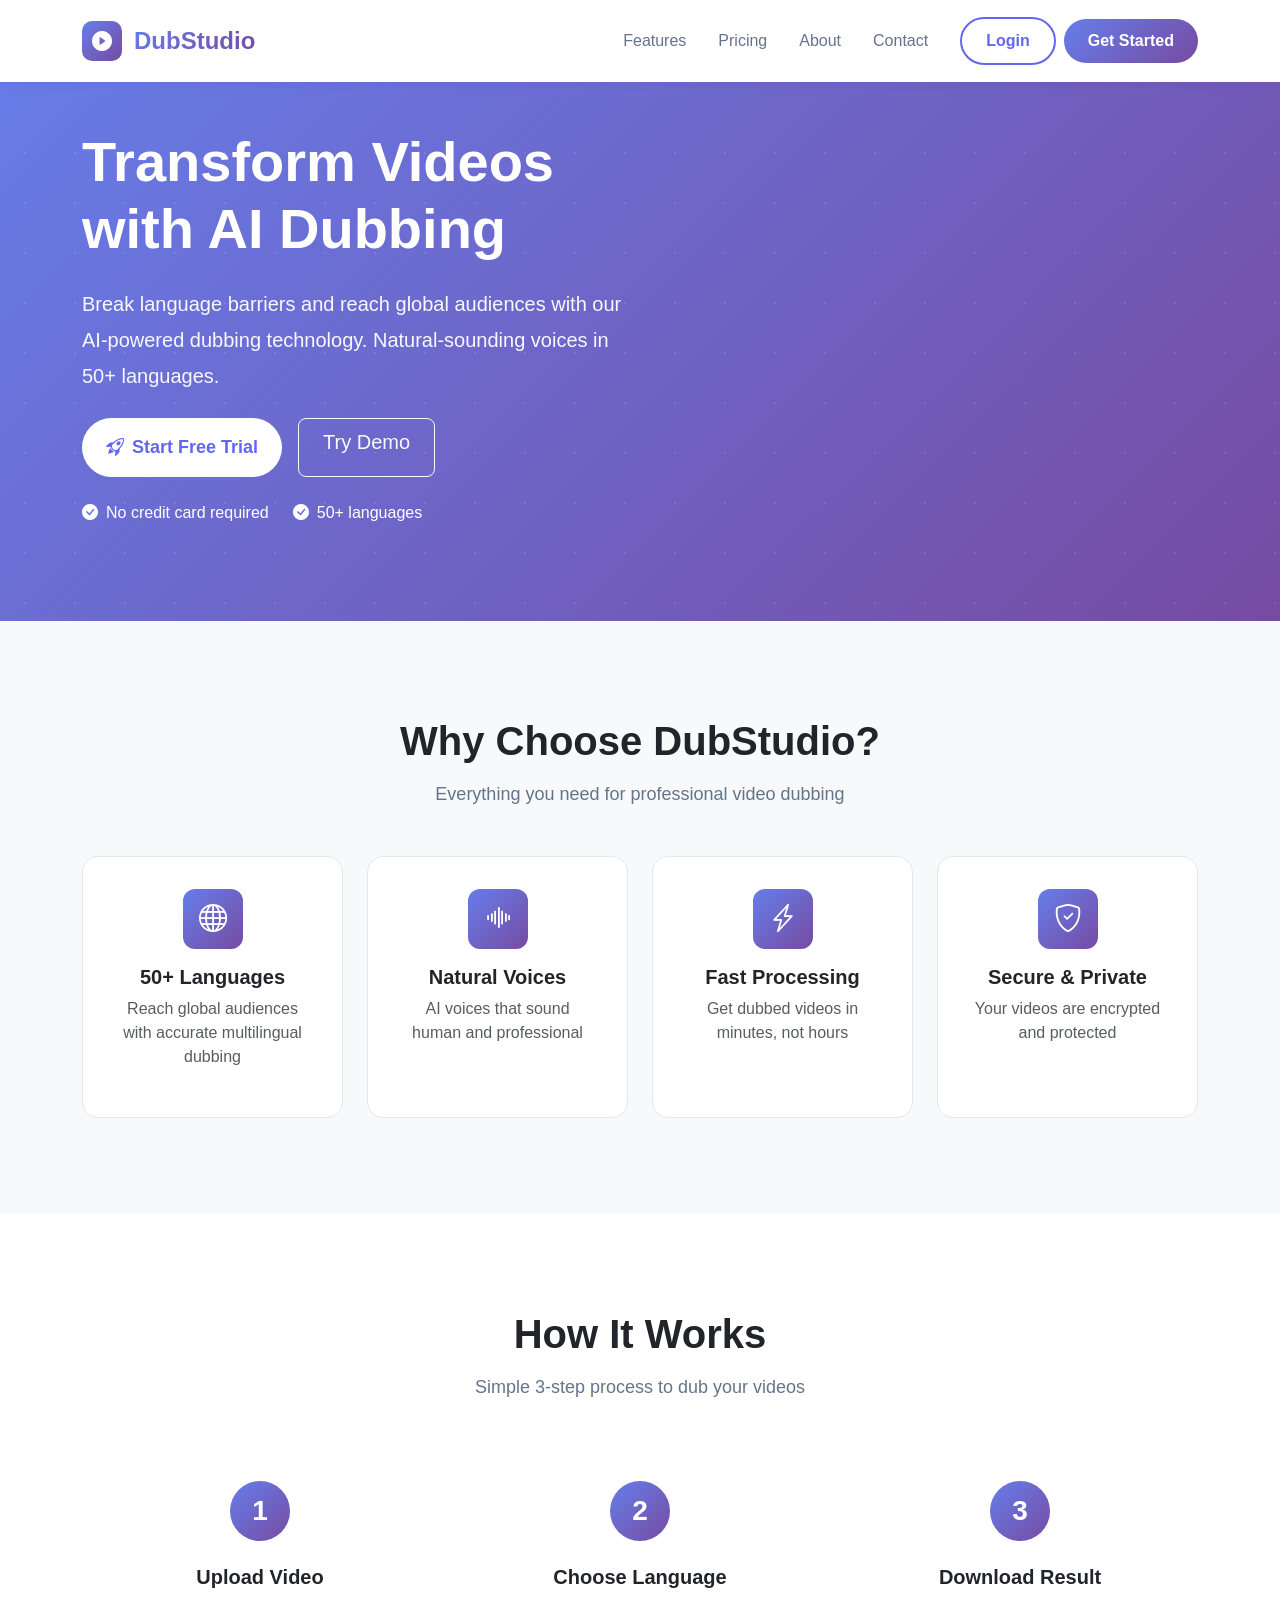
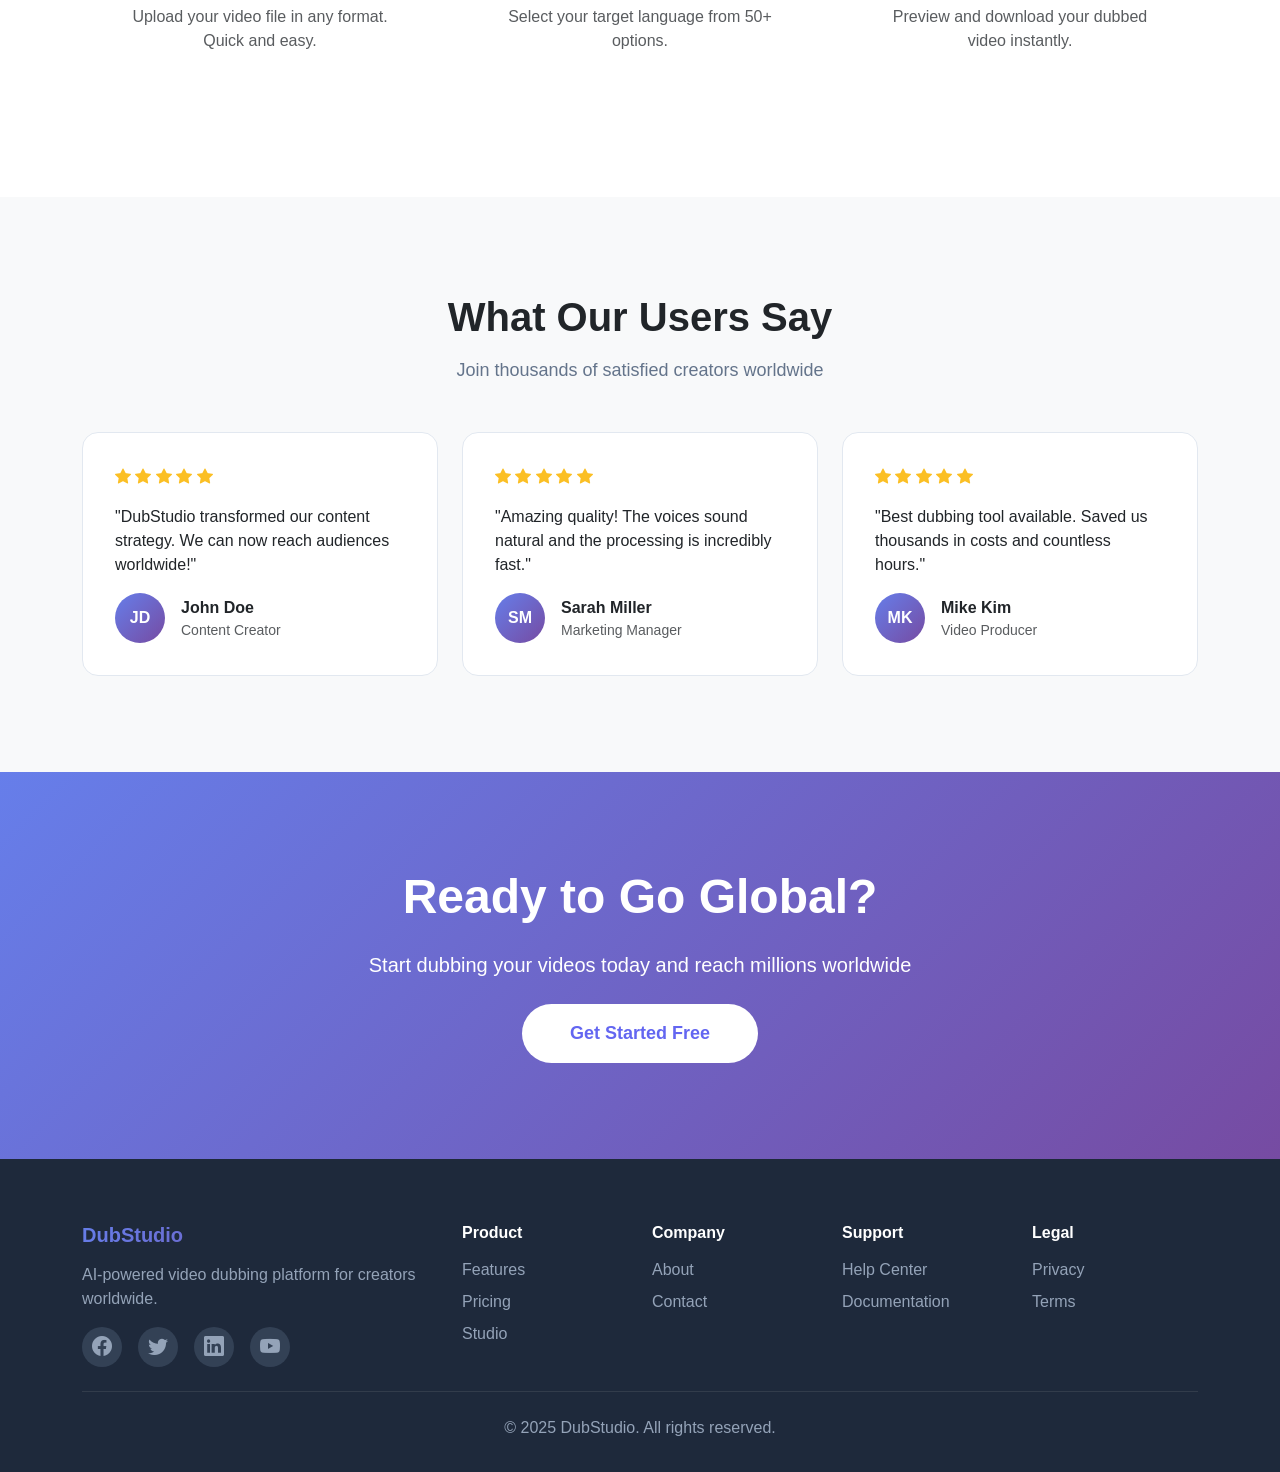
<file: templetes/index.html>
<!DOCTYPE html>
<html lang="en">
<head>
    <meta charset="UTF-8">
    <meta name="viewport" content="width=device-width, initial-scale=1.0">
    <title>DubStudio - AI Video Dubbing Platform</title>
    <link href="https://cdn.jsdelivr.net/npm/bootstrap@5.3.2/dist/css/bootstrap.min.css" rel="stylesheet">
    <link rel="stylesheet" href="https://cdn.jsdelivr.net/npm/bootstrap-icons@1.11.1/font/bootstrap-icons.css">
    <style>
        :root {
            --primary: #6366f1;
            --primary-dark: #4f46e5;
            --secondary: #8b5cf6;
            --gradient: linear-gradient(135deg, #667eea 0%, #764ba2 100%);
        }

        * {
            margin: 0;
            padding: 0;
            box-sizing: border-box;
        }

        body {
            font-family: -apple-system, BlinkMacSystemFont, 'Segoe UI', Roboto, sans-serif;
            overflow-x: hidden;
        }

        /* Navbar */
        .navbar {
            background: white !important;
            box-shadow: 0 2px 10px rgba(0,0,0,0.05);
            padding: 1rem 0;
        }

        .navbar-brand {
            display: flex;
            align-items: center;
            gap: 0.75rem;
            font-size: 1.5rem;
            font-weight: 700;
            color: #1e293b !important;
        }

        .logo-icon {
            width: 40px;
            height: 40px;
            background: var(--gradient);
            border-radius: 10px;
            display: flex;
            align-items: center;
            justify-content: center;
            color: white;
            font-size: 1.25rem;
        }

        .gradient-text {
            background: var(--gradient);
            -webkit-background-clip: text;
            -webkit-text-fill-color: transparent;
            background-clip: text;
        }

        .nav-link {
            color: #64748b !important;
            font-weight: 500;
            padding: 0.5rem 1rem !important;
            transition: color 0.2s;
        }

        .nav-link:hover {
            color: var(--primary) !important;
        }

        .btn-primary {
            background: var(--gradient);
            border: none;
            padding: 0.625rem 1.5rem;
            border-radius: 50px;
            font-weight: 600;
            transition: all 0.3s;
        }

        .btn-primary:hover {
            transform: translateY(-2px);
            box-shadow: 0 10px 25px rgba(102, 126, 234, 0.4);
        }

        .btn-outline-primary {
            border: 2px solid var(--primary);
            color: var(--primary);
            padding: 0.625rem 1.5rem;
            border-radius: 50px;
            font-weight: 600;
            transition: all 0.2s;
        }

        .btn-outline-primary:hover {
            background: var(--primary);
            color: white;
        }

        /* Hero Section */
        .hero-section {
            background: linear-gradient(135deg, #667eea 0%, #764ba2 100%);
            color: white;
            padding: 8rem 0 6rem;
            position: relative;
            overflow: hidden;
        }

        .hero-section::before {
            content: '';
            position: absolute;
            width: 200%;
            height: 200%;
            background: radial-gradient(circle, rgba(255,255,255,0.1) 1px, transparent 1px);
            background-size: 50px 50px;
            animation: float 20s linear infinite;
        }

        @keyframes float {
            from { transform: translate(0, 0); }
            to { transform: translate(-50px, -50px); }
        }

        .hero-content {
            position: relative;
            z-index: 1;
        }

        .hero-section h1 {
            font-size: 3.5rem;
            font-weight: 800;
            line-height: 1.2;
            margin-bottom: 1.5rem;
        }

        .hero-section .lead {
            font-size: 1.25rem;
            opacity: 0.95;
            line-height: 1.8;
        }

        .check-item {
            display: flex;
            align-items: center;
            gap: 0.5rem;
        }

        /* Features Section */
        .features-section {
            padding: 6rem 0;
            background: #f8f9fa;
        }

        .section-title {
            font-size: 2.5rem;
            font-weight: 700;
            margin-bottom: 1rem;
        }

        .section-subtitle {
            font-size: 1.125rem;
            color: #64748b;
        }

        .feature-card {
            background: white;
            padding: 2rem;
            border-radius: 16px;
            border: 1px solid #e2e8f0;
            transition: all 0.3s;
            height: 100%;
        }

        .feature-card:hover {
            transform: translateY(-5px);
            box-shadow: 0 10px 30px rgba(0,0,0,0.1);
        }

        .feature-icon {
            width: 60px;
            height: 60px;
            background: var(--gradient);
            border-radius: 12px;
            display: inline-flex;
            align-items: center;
            justify-content: center;
            color: white;
            font-size: 1.75rem;
        }

        /* How It Works */
        .steps-section {
            padding: 6rem 0;
        }

        .step-card {
            text-align: center;
            padding: 2rem;
        }

        .step-number {
            width: 60px;
            height: 60px;
            background: var(--gradient);
            border-radius: 50%;
            display: inline-flex;
            align-items: center;
            justify-content: center;
            color: white;
            font-size: 1.75rem;
            font-weight: 700;
            margin-bottom: 1.5rem;
        }

        .step-card h4 {
            font-size: 1.25rem;
            margin-bottom: 1rem;
        }

        /* Testimonials */
        .testimonials-section {
            padding: 6rem 0;
            background: #f8f9fa;
        }

        .testimonial-card {
            background: white;
            padding: 2rem;
            border-radius: 16px;
            border: 1px solid #e2e8f0;
            height: 100%;
        }

        .stars i {
            color: #fbbf24;
        }

        .avatar {
            width: 50px;
            height: 50px;
            background: var(--gradient);
            border-radius: 50%;
            display: flex;
            align-items: center;
            justify-content: center;
            color: white;
            font-weight: 700;
        }

        /* CTA Section */
        .cta-section {
            background: var(--gradient);
            padding: 6rem 0;
            color: white;
        }

        .cta-section h2 {
            font-size: 3rem;
            font-weight: 700;
        }

        .btn-light {
            background: white;
            color: var(--primary);
            border: none;
            padding: 1rem 3rem;
            border-radius: 50px;
            font-weight: 600;
            font-size: 1.125rem;
            transition: all 0.3s;
        }

        .btn-light:hover {
            transform: translateY(-3px);
            box-shadow: 0 10px 30px rgba(255,255,255,0.3);
            color: var(--primary);
        }

        /* Footer */
        footer {
            background: #1e293b;
            color: #94a3b8;
            padding: 4rem 0 2rem;
        }

        footer h5, footer h6 {
            color: white;
            font-weight: 600;
        }

        footer a {
            color: #94a3b8;
            text-decoration: none;
            transition: color 0.2s;
        }

        footer a:hover {
            color: white;
        }

        footer ul {
            padding: 0;
        }

        footer ul li {
            margin-bottom: 0.5rem;
        }

        .social-links {
            display: flex;
            gap: 1rem;
            margin-top: 1rem;
        }

        .social-links a {
            width: 40px;
            height: 40px;
            background: #334155;
            border-radius: 50%;
            display: flex;
            align-items: center;
            justify-content: center;
            font-size: 1.25rem;
            transition: all 0.3s;
        }

        .social-links a:hover {
            background: var(--gradient);
            color: white;
        }

        @media (max-width: 768px) {
            .hero-section h1 {
                font-size: 2.5rem;
            }

            .hero-section {
                padding: 5rem 0 3rem;
            }

            .features-section,
            .steps-section,
            .testimonials-section {
                padding: 4rem 0;
            }

            .cta-section h2 {
                font-size: 2rem;
            }
        }
    </style>
</head>
<body>
    <!-- Navbar -->
    <nav class="navbar navbar-expand-lg navbar-light fixed-top">
        <div class="container">
            <a class="navbar-brand" href="/">
                <div class="logo-icon">
                    <i class="bi bi-play-circle-fill"></i>
                </div>
                <span class="gradient-text">DubStudio</span>
            </a>
            <button class="navbar-toggler" type="button" data-bs-toggle="collapse" data-bs-target="#navbarNav">
                <span class="navbar-toggler-icon"></span>
            </button>
            <div class="collapse navbar-collapse" id="navbarNav">
                <ul class="navbar-nav ms-auto align-items-center">
                    <li class="nav-item"><a class="nav-link" href="/features">Features</a></li>
                    <li class="nav-item"><a class="nav-link" href="/pricing">Pricing</a></li>
                    <li class="nav-item"><a class="nav-link" href="/about">About</a></li>
                    <li class="nav-item"><a class="nav-link" href="/contact">Contact</a></li>
                    <li class="nav-item ms-3"><a class="btn btn-outline-primary" href="/login">Login</a></li>
                    <li class="nav-item ms-2"><a class="btn btn-primary" href="/signup">Get Started</a></li>
                </ul>
            </div>
        </div>
    </nav>

    <!-- Hero Section -->
    <section class="hero-section">
        <div class="container">
            <div class="row align-items-center">
                <div class="col-lg-6 hero-content">
                    <h1>
                        Transform Videos with
                        <span style="color: white;">AI Dubbing</span>
                    </h1>
                    <p class="lead mb-4">
                        Break language barriers and reach global audiences with our AI-powered dubbing technology. 
                        Natural-sounding voices in 50+ languages.
                    </p>
                    <div class="d-flex gap-3 mb-4 flex-wrap">
                        <a href="/signup" class="btn btn-light btn-lg px-4">
                            <i class="bi bi-rocket-takeoff me-2"></i>Start Free Trial
                        </a>
                        <a href="/studio" class="btn btn-outline-light btn-lg px-4">
                            Try Demo
                        </a>
                    </div>
                    <div class="d-flex gap-4 flex-wrap">
                        <div class="check-item">
                            <i class="bi bi-check-circle-fill"></i>
                            <span>No credit card required</span>
                        </div>
                        <div class="check-item">
                            <i class="bi bi-check-circle-fill"></i>
                            <span>50+ languages</span>
                        </div>
                    </div>
                </div>
            </div>
        </div>
    </section>

    <!-- Features Section -->
    <section class="features-section">
        <div class="container">
            <div class="text-center mb-5">
                <h2 class="section-title">Why Choose DubStudio?</h2>
                <p class="section-subtitle">Everything you need for professional video dubbing</p>
            </div>
            <div class="row g-4">
                <div class="col-md-6 col-lg-3">
                    <div class="feature-card text-center">
                        <div class="feature-icon mb-3">
                            <i class="bi bi-globe"></i>
                        </div>
                        <h5 class="fw-bold mb-2">50+ Languages</h5>
                        <p class="text-muted">Reach global audiences with accurate multilingual dubbing</p>
                    </div>
                </div>
                <div class="col-md-6 col-lg-3">
                    <div class="feature-card text-center">
                        <div class="feature-icon mb-3">
                            <i class="bi bi-soundwave"></i>
                        </div>
                        <h5 class="fw-bold mb-2">Natural Voices</h5>
                        <p class="text-muted">AI voices that sound human and professional</p>
                    </div>
                </div>
                <div class="col-md-6 col-lg-3">
                    <div class="feature-card text-center">
                        <div class="feature-icon mb-3">
                            <i class="bi bi-lightning-charge"></i>
                        </div>
                        <h5 class="fw-bold mb-2">Fast Processing</h5>
                        <p class="text-muted">Get dubbed videos in minutes, not hours</p>
                    </div>
                </div>
                <div class="col-md-6 col-lg-3">
                    <div class="feature-card text-center">
                        <div class="feature-icon mb-3">
                            <i class="bi bi-shield-check"></i>
                        </div>
                        <h5 class="fw-bold mb-2">Secure & Private</h5>
                        <p class="text-muted">Your videos are encrypted and protected</p>
                    </div>
                </div>
            </div>
        </div>
    </section>

    <!-- How It Works -->
    <section class="steps-section">
        <div class="container">
            <div class="text-center mb-5">
                <h2 class="section-title">How It Works</h2>
                <p class="section-subtitle">Simple 3-step process to dub your videos</p>
            </div>
            <div class="row g-4">
                <div class="col-md-4">
                    <div class="step-card">
                        <div class="step-number">1</div>
                        <h4 class="fw-bold">Upload Video</h4>
                        <p class="text-muted">Upload your video file in any format. Quick and easy.</p>
                    </div>
                </div>
                <div class="col-md-4">
                    <div class="step-card">
                        <div class="step-number">2</div>
                        <h4 class="fw-bold">Choose Language</h4>
                        <p class="text-muted">Select your target language from 50+ options.</p>
                    </div>
                </div>
                <div class="col-md-4">
                    <div class="step-card">
                        <div class="step-number">3</div>
                        <h4 class="fw-bold">Download Result</h4>
                        <p class="text-muted">Preview and download your dubbed video instantly.</p>
                    </div>
                </div>
            </div>
        </div>
    </section>

    <!-- Testimonials -->
    <section class="testimonials-section">
        <div class="container">
            <div class="text-center mb-5">
                <h2 class="section-title">What Our Users Say</h2>
                <p class="section-subtitle">Join thousands of satisfied creators worldwide</p>
            </div>
            <div class="row g-4">
                <div class="col-md-4">
                    <div class="testimonial-card">
                        <div class="stars mb-3">
                            <i class="bi bi-star-fill"></i>
                            <i class="bi bi-star-fill"></i>
                            <i class="bi bi-star-fill"></i>
                            <i class="bi bi-star-fill"></i>
                            <i class="bi bi-star-fill"></i>
                        </div>
                        <p class="mb-3">"DubStudio transformed our content strategy. We can now reach audiences worldwide!"</p>
                        <div class="d-flex align-items-center">
                            <div class="avatar me-3">JD</div>
                            <div>
                                <div class="fw-bold">John Doe</div>
                                <div class="small text-muted">Content Creator</div>
                            </div>
                        </div>
                    </div>
                </div>
                <div class="col-md-4">
                    <div class="testimonial-card">
                        <div class="stars mb-3">
                            <i class="bi bi-star-fill"></i>
                            <i class="bi bi-star-fill"></i>
                            <i class="bi bi-star-fill"></i>
                            <i class="bi bi-star-fill"></i>
                            <i class="bi bi-star-fill"></i>
                        </div>
                        <p class="mb-3">"Amazing quality! The voices sound natural and the processing is incredibly fast."</p>
                        <div class="d-flex align-items-center">
                            <div class="avatar me-3">SM</div>
                            <div>
                                <div class="fw-bold">Sarah Miller</div>
                                <div class="small text-muted">Marketing Manager</div>
                            </div>
                        </div>
                    </div>
                </div>
                <div class="col-md-4">
                    <div class="testimonial-card">
                        <div class="stars mb-3">
                            <i class="bi bi-star-fill"></i>
                            <i class="bi bi-star-fill"></i>
                            <i class="bi bi-star-fill"></i>
                            <i class="bi bi-star-fill"></i>
                            <i class="bi bi-star-fill"></i>
                        </div>
                        <p class="mb-3">"Best dubbing tool available. Saved us thousands in costs and countless hours."</p>
                        <div class="d-flex align-items-center">
                            <div class="avatar me-3">MK</div>
                            <div>
                                <div class="fw-bold">Mike Kim</div>
                                <div class="small text-muted">Video Producer</div>
                            </div>
                        </div>
                    </div>
                </div>
            </div>
        </div>
    </section>

    <!-- CTA Section -->
    <section class="cta-section text-center">
        <div class="container">
            <h2 class="mb-4">Ready to Go Global?</h2>
            <p class="lead mb-4 opacity-90">Start dubbing your videos today and reach millions worldwide</p>
            <a href="/signup" class="btn btn-light btn-lg">Get Started Free</a>
        </div>
    </section>

    <!-- Footer -->
    <footer>
        <div class="container">
            <div class="row g-4">
                <div class="col-md-4">
                    <h5 class="mb-3 gradient-text">DubStudio</h5>
                    <p>AI-powered video dubbing platform for creators worldwide.</p>
                    <div class="social-links">
                        <a href="#"><i class="bi bi-facebook"></i></a>
                        <a href="#"><i class="bi bi-twitter"></i></a>
                        <a href="#"><i class="bi bi-linkedin"></i></a>
                        <a href="#"><i class="bi bi-youtube"></i></a>
                    </div>
                </div>
                <div class="col-md-2">
                    <h6 class="mb-3">Product</h6>
                    <ul class="list-unstyled">
                        <li><a href="/features">Features</a></li>
                        <li><a href="/pricing">Pricing</a></li>
                        <li><a href="/studio">Studio</a></li>
                    </ul>
                </div>
                <div class="col-md-2">
                    <h6 class="mb-3">Company</h6>
                    <ul class="list-unstyled">
                        <li><a href="/about">About</a></li>
                        <li><a href="/contact">Contact</a></li>
                    </ul>
                </div>
                <div class="col-md-2">
                    <h6 class="mb-3">Support</h6>
                    <ul class="list-unstyled">
                        <li><a href="#">Help Center</a></li>
                        <li><a href="#">Documentation</a></li>
                    </ul>
                </div>
                <div class="col-md-2">
                    <h6 class="mb-3">Legal</h6>
                    <ul class="list-unstyled">
                        <li><a href="#">Privacy</a></li>
                        <li><a href="#">Terms</a></li>
                    </ul>
                </div>
            </div>
            <hr class="my-4 border-secondary">
            <div class="text-center">
                <p class="mb-0">&copy; 2025 DubStudio. All rights reserved.</p>
            </div>
        </div>
    </footer>

    <script src="https://cdn.jsdelivr.net/npm/bootstrap@5.3.2/dist/js/bootstrap.bundle.min.js"></script>
</body>
</html>
</file>
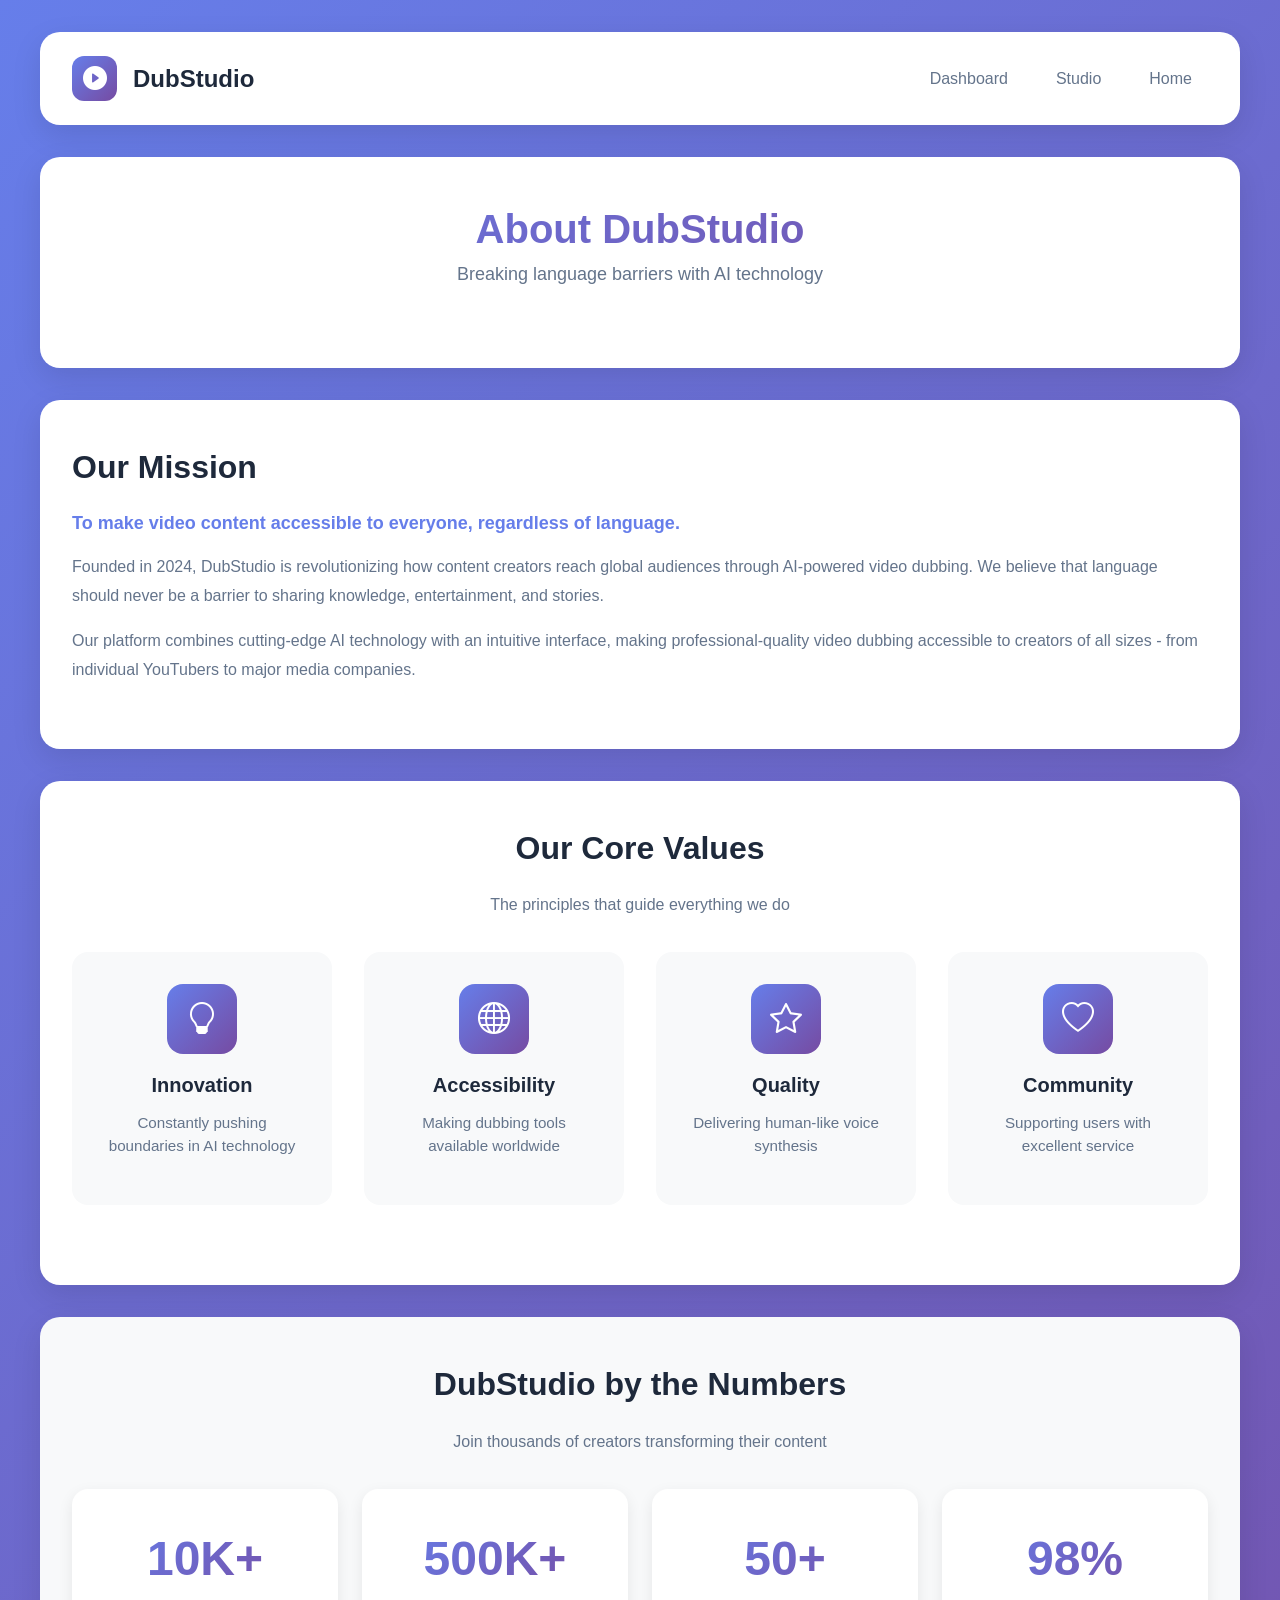
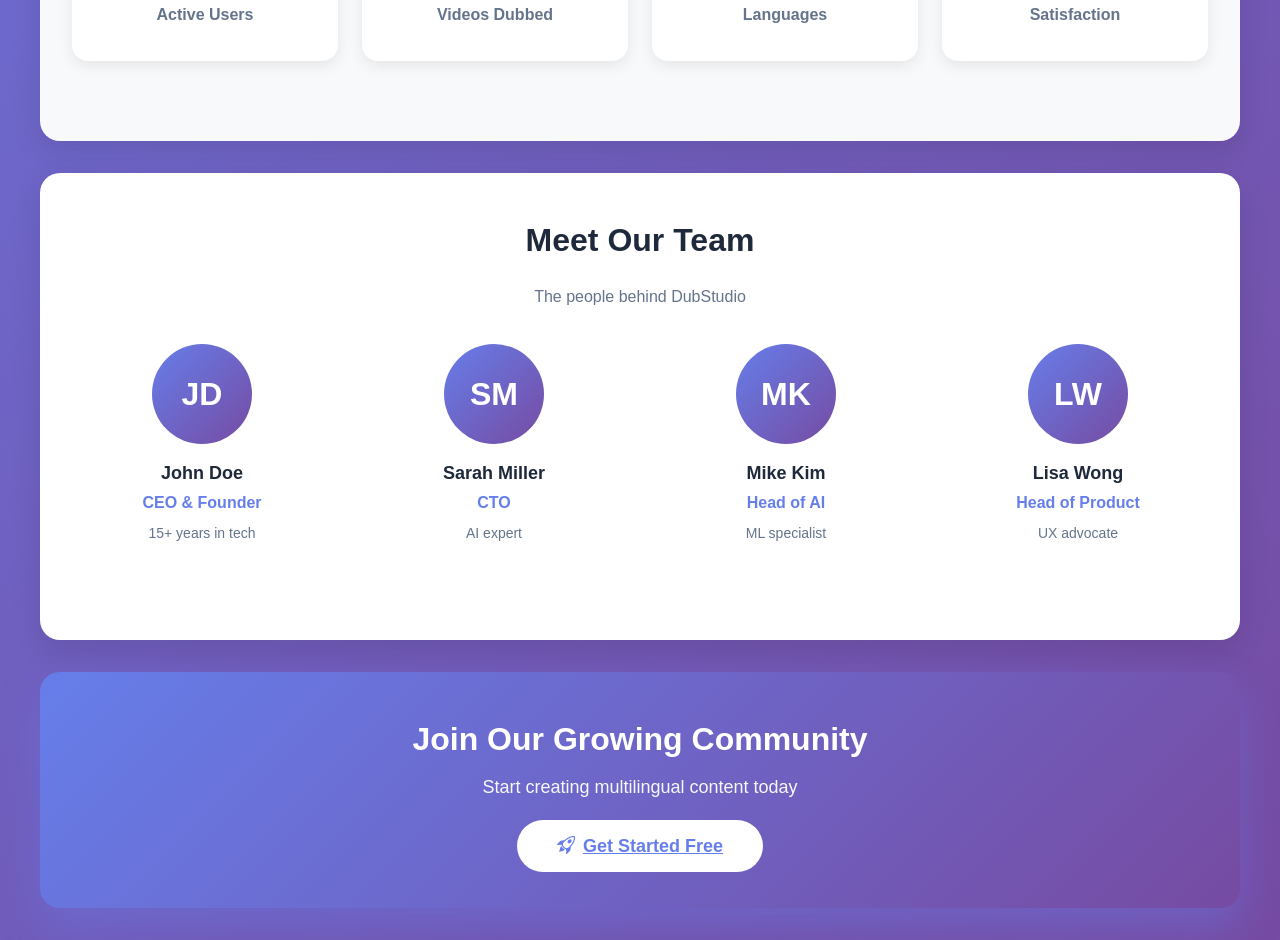
<file: templetes/about.html>
<!DOCTYPE html>
<html lang="en">
<head>
    <meta charset="UTF-8">
    <meta name="viewport" content="width=device-width, initial-scale=1.0">
    <title>About Us - DubStudio</title>
    <link href="https://cdn.jsdelivr.net/npm/bootstrap@5.3.2/dist/css/bootstrap.min.css" rel="stylesheet">
    <link rel="stylesheet" href="https://cdn.jsdelivr.net/npm/bootstrap-icons@1.11.1/font/bootstrap-icons.css">
    <style>
        :root {
            --gradient: linear-gradient(135deg, #667eea 0%, #764ba2 100%);
        }

        body {
            font-family: -apple-system, BlinkMacSystemFont, 'Segoe UI', Roboto, sans-serif;
            background: linear-gradient(135deg, #667eea 0%, #764ba2 100%);
            min-height: 100vh;
            padding: 2rem;
        }

        .container-main {
            max-width: 1200px;
            margin: 0 auto;
        }

        /* Header */
        .header {
            background: white;
            border-radius: 20px;
            padding: 1.5rem 2rem;
            margin-bottom: 2rem;
            box-shadow: 0 10px 30px rgba(0,0,0,0.1);
            display: flex;
            justify-content: space-between;
            align-items: center;
        }

        .brand {
            display: flex;
            align-items: center;
            gap: 1rem;
            text-decoration: none;
        }

        .brand-icon {
            width: 45px;
            height: 45px;
            background: var(--gradient);
            border-radius: 12px;
            display: flex;
            align-items: center;
            justify-content: center;
            color: white;
            font-size: 1.5rem;
        }

        .brand-text {
            font-size: 1.5rem;
            font-weight: 700;
            color: #1e293b;
        }

        .header-nav {
            display: flex;
            gap: 1rem;
        }

        .nav-link {
            color: #64748b;
            text-decoration: none;
            font-weight: 500;
            padding: 0.5rem 1rem;
            border-radius: 8px;
            transition: all 0.2s;
        }

        .nav-link:hover {
            background: #f8f9fa;
            color: #1e293b;
        }

        /* Content Card */
        .content-card {
            background: white;
            border-radius: 20px;
            padding: 3rem 2rem;
            margin-bottom: 2rem;
            box-shadow: 0 10px 30px rgba(0,0,0,0.1);
        }

        .page-title {
            font-size: 2.5rem;
            font-weight: 800;
            background: var(--gradient);
            -webkit-background-clip: text;
            -webkit-text-fill-color: transparent;
            background-clip: text;
            margin-bottom: 0.5rem;
            text-align: center;
        }

        .page-subtitle {
            color: #64748b;
            font-size: 1.125rem;
            text-align: center;
            margin-bottom: 2rem;
        }

        .section-title {
            font-size: 2rem;
            font-weight: 700;
            color: #1e293b;
            margin-bottom: 1.5rem;
        }

        .lead-text {
            font-size: 1.125rem;
            color: #667eea;
            font-weight: 600;
            margin-bottom: 1rem;
        }

        .text-content {
            color: #64748b;
            line-height: 1.8;
            margin-bottom: 1rem;
        }

        /* Values Grid */
        .values-grid {
            display: grid;
            grid-template-columns: repeat(auto-fit, minmax(250px, 1fr));
            gap: 2rem;
            margin: 2rem 0;
        }

        .value-card {
            text-align: center;
            padding: 2rem;
            background: #f8f9fa;
            border-radius: 16px;
            transition: all 0.3s;
        }

        .value-card:hover {
            transform: translateY(-5px);
            background: white;
            box-shadow: 0 10px 25px rgba(0,0,0,0.1);
        }

        .value-icon {
            width: 70px;
            height: 70px;
            background: var(--gradient);
            border-radius: 16px;
            display: inline-flex;
            align-items: center;
            justify-content: center;
            color: white;
            font-size: 2rem;
            margin-bottom: 1rem;
        }

        .value-title {
            font-size: 1.25rem;
            font-weight: 700;
            color: #1e293b;
            margin-bottom: 0.75rem;
        }

        .value-text {
            color: #64748b;
            font-size: 0.95rem;
        }

        /* Stats Grid */
        .stats-grid {
            display: grid;
            grid-template-columns: repeat(auto-fit, minmax(200px, 1fr));
            gap: 1.5rem;
            margin: 2rem 0;
        }

        .stat-card {
            background: white;
            padding: 2rem;
            border-radius: 16px;
            text-align: center;
            box-shadow: 0 5px 15px rgba(0,0,0,0.08);
            border: 2px solid transparent;
            transition: all 0.3s;
        }

        .stat-card:hover {
            border-color: #667eea;
            transform: translateY(-5px);
        }

        .stat-number {
            font-size: 3rem;
            font-weight: 800;
            background: var(--gradient);
            -webkit-background-clip: text;
            -webkit-text-fill-color: transparent;
            background-clip: text;
        }

        .stat-label {
            color: #64748b;
            font-weight: 600;
            margin-top: 0.5rem;
        }

        /* Team Grid */
        .team-grid {
            display: grid;
            grid-template-columns: repeat(auto-fit, minmax(200px, 1fr));
            gap: 2rem;
            margin: 2rem 0;
        }

        .team-member {
            text-align: center;
        }

        .member-avatar {
            width: 100px;
            height: 100px;
            background: var(--gradient);
            border-radius: 50%;
            display: inline-flex;
            align-items: center;
            justify-content: center;
            color: white;
            font-size: 2rem;
            font-weight: 700;
            margin-bottom: 1rem;
        }

        .member-name {
            font-size: 1.125rem;
            font-weight: 700;
            color: #1e293b;
            margin-bottom: 0.25rem;
        }

        .member-role {
            color: #667eea;
            font-weight: 600;
            margin-bottom: 0.5rem;
        }

        .member-bio {
            color: #64748b;
            font-size: 0.875rem;
        }

        /* CTA Section */
        .cta-card {
            background: var(--gradient);
            color: white;
            border-radius: 20px;
            padding: 3rem 2rem;
            text-align: center;
            box-shadow: 0 20px 40px rgba(102, 126, 234, 0.4);
        }

        .cta-title {
            font-size: 2rem;
            font-weight: 700;
            margin-bottom: 1rem;
        }

        .cta-text {
            font-size: 1.125rem;
            margin-bottom: 2rem;
            opacity: 0.95;
        }

        .btn-cta {
            background: white;
            color: #667eea;
            border: none;
            padding: 1rem 2.5rem;
            border-radius: 50px;
            font-weight: 600;
            font-size: 1.125rem;
            cursor: pointer;
            transition: all 0.3s;
        }

        .btn-cta:hover {
            transform: translateY(-3px);
            box-shadow: 0 10px 25px rgba(255,255,255,0.3);
        }

        @media (max-width: 768px) {
            body {
                padding: 1rem;
            }

            .header {
                flex-direction: column;
                gap: 1rem;
            }

            .page-title {
                font-size: 2rem;
            }

            .section-title {
                font-size: 1.5rem;
            }

            .values-grid,
            .stats-grid,
            .team-grid {
                grid-template-columns: 1fr;
            }
        }
    </style>
</head>
<body>
    <div class="container-main">
        <!-- Header -->
        <div class="header">
            <a href="/" class="brand">
                <div class="brand-icon">
                    <i class="bi bi-play-circle-fill"></i>
                </div>
                <span class="brand-text">DubStudio</span>
            </a>
            <div class="header-nav">
                <a href="/dashboard" class="nav-link">Dashboard</a>
                <a href="/studio" class="nav-link">Studio</a>
                <a href="/" class="nav-link">Home</a>
            </div>
        </div>

        <!-- Page Header -->
        <div class="content-card">
            <h1 class="page-title">About DubStudio</h1>
            <p class="page-subtitle">Breaking language barriers with AI technology</p>
        </div>

        <!-- Mission Section -->
        <div class="content-card">
            <h2 class="section-title">Our Mission</h2>
            <p class="lead-text">To make video content accessible to everyone, regardless of language.</p>
            <p class="text-content">
                Founded in 2024, DubStudio is revolutionizing how content creators reach global audiences through 
                AI-powered video dubbing. We believe that language should never be a barrier to sharing knowledge, 
                entertainment, and stories.
            </p>
            <p class="text-content">
                Our platform combines cutting-edge AI technology with an intuitive interface, making professional-quality 
                video dubbing accessible to creators of all sizes - from individual YouTubers to major media companies.
            </p>
        </div>

        <!-- Values Section -->
        <div class="content-card">
            <h2 class="section-title text-center">Our Core Values</h2>
            <p class="text-center text-content mb-4">The principles that guide everything we do</p>
            
            <div class="values-grid">
                <div class="value-card">
                    <div class="value-icon">
                        <i class="bi bi-lightbulb"></i>
                    </div>
                    <div class="value-title">Innovation</div>
                    <p class="value-text">Constantly pushing boundaries in AI technology</p>
                </div>

                <div class="value-card">
                    <div class="value-icon">
                        <i class="bi bi-globe"></i>
                    </div>
                    <div class="value-title">Accessibility</div>
                    <p class="value-text">Making dubbing tools available worldwide</p>
                </div>

                <div class="value-card">
                    <div class="value-icon">
                        <i class="bi bi-star"></i>
                    </div>
                    <div class="value-title">Quality</div>
                    <p class="value-text">Delivering human-like voice synthesis</p>
                </div>

                <div class="value-card">
                    <div class="value-icon">
                        <i class="bi bi-heart"></i>
                    </div>
                    <div class="value-title">Community</div>
                    <p class="value-text">Supporting users with excellent service</p>
                </div>
            </div>
        </div>

        <!-- Stats Section -->
        <div class="content-card" style="background: #f8f9fa;">
            <h2 class="section-title text-center">DubStudio by the Numbers</h2>
            <p class="text-center text-content mb-4">Join thousands of creators transforming their content</p>
            
            <div class="stats-grid">
                <div class="stat-card">
                    <div class="stat-number">10K+</div>
                    <div class="stat-label">Active Users</div>
                </div>

                <div class="stat-card">
                    <div class="stat-number">500K+</div>
                    <div class="stat-label">Videos Dubbed</div>
                </div>

                <div class="stat-card">
                    <div class="stat-number">50+</div>
                    <div class="stat-label">Languages</div>
                </div>

                <div class="stat-card">
                    <div class="stat-number">98%</div>
                    <div class="stat-label">Satisfaction</div>
                </div>
            </div>
        </div>

        <!-- Team Section -->
        <div class="content-card">
            <h2 class="section-title text-center">Meet Our Team</h2>
            <p class="text-center text-content mb-4">The people behind DubStudio</p>
            
            <div class="team-grid">
                <div class="team-member">
                    <div class="member-avatar">JD</div>
                    <div class="member-name">John Doe</div>
                    <div class="member-role">CEO & Founder</div>
                    <p class="member-bio">15+ years in tech</p>
                </div>

                <div class="team-member">
                    <div class="member-avatar">SM</div>
                    <div class="member-name">Sarah Miller</div>
                    <div class="member-role">CTO</div>
                    <p class="member-bio">AI expert</p>
                </div>

                <div class="team-member">
                    <div class="member-avatar">MK</div>
                    <div class="member-name">Mike Kim</div>
                    <div class="member-role">Head of AI</div>
                    <p class="member-bio">ML specialist</p>
                </div>

                <div class="team-member">
                    <div class="member-avatar">LW</div>
                    <div class="member-name">Lisa Wong</div>
                    <div class="member-role">Head of Product</div>
                    <p class="member-bio">UX advocate</p>
                </div>
            </div>
        </div>

        <!-- CTA Section -->
        <div class="cta-card">
            <h2 class="cta-title">Join Our Growing Community</h2>
            <p class="cta-text">Start creating multilingual content today</p>
            <a href="/signup" class="btn-cta">
                <i class="bi bi-rocket-takeoff me-2"></i>Get Started Free
            </a>
        </div>
    </div>

    <script src="https://cdn.jsdelivr.net/npm/bootstrap@5.3.2/dist/js/bootstrap.bundle.min.js"></script>
</body>
</html>
</file>
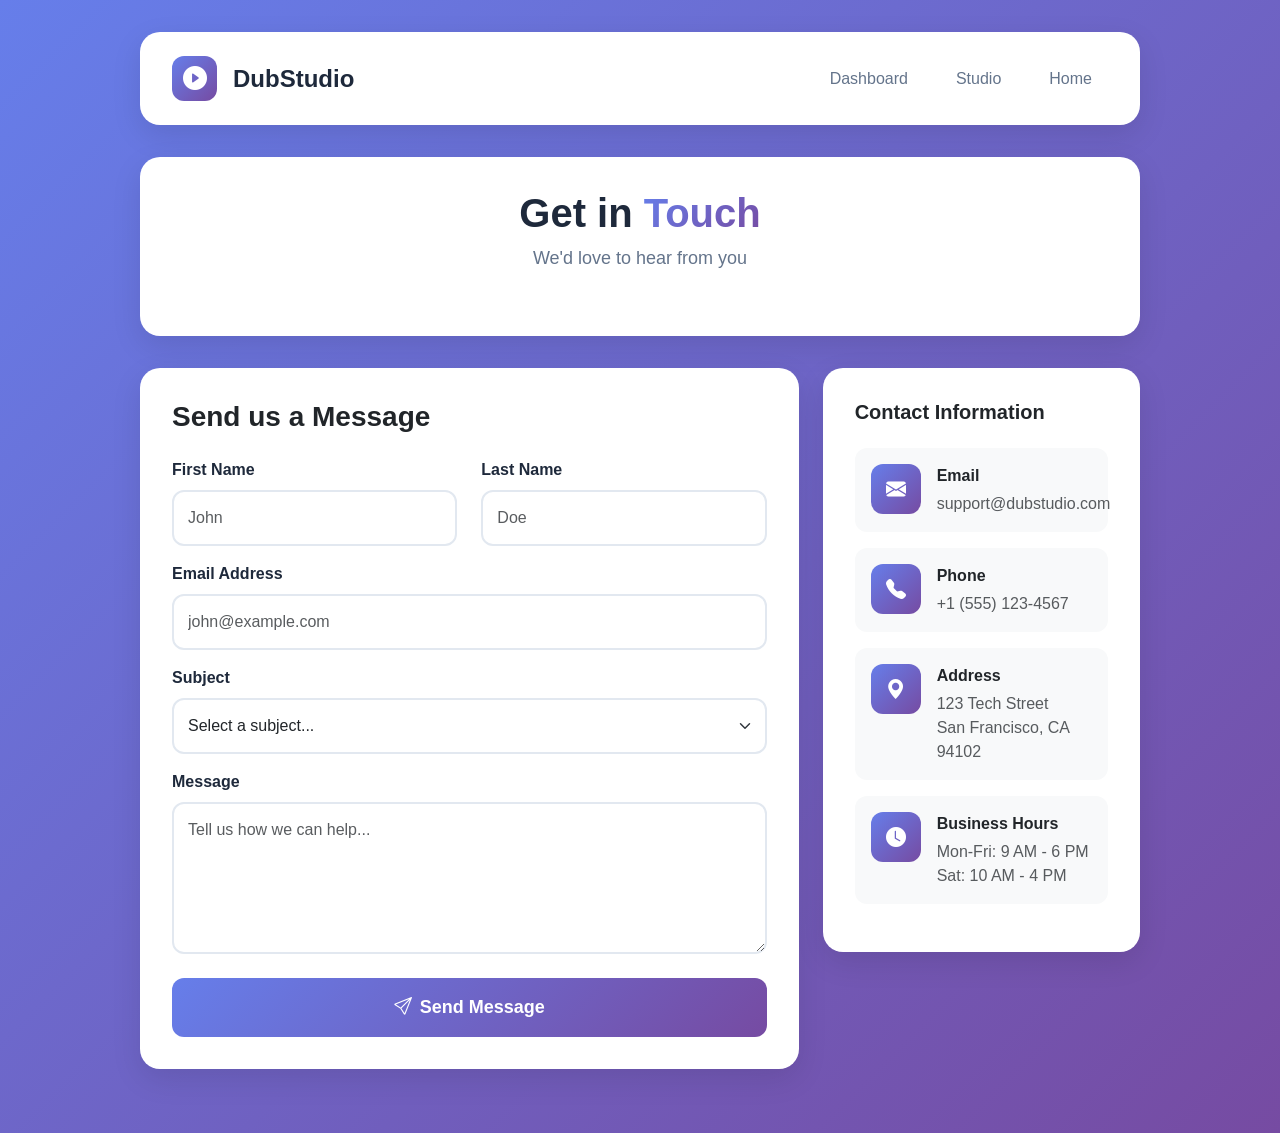
<file: templetes/contact.html>
<!DOCTYPE html>
<html lang="en">
<head>
    <meta charset="UTF-8">
    <meta name="viewport" content="width=device-width, initial-scale=1.0">
    <title>Contact Us - DubStudio</title>
    <link href="https://cdn.jsdelivr.net/npm/bootstrap@5.3.2/dist/css/bootstrap.min.css" rel="stylesheet">
    <link rel="stylesheet" href="https://cdn.jsdelivr.net/npm/bootstrap-icons@1.11.1/font/bootstrap-icons.css">
    <style>
        :root {
            --gradient: linear-gradient(135deg, #667eea 0%, #764ba2 100%);
        }

        body {
            font-family: -apple-system, BlinkMacSystemFont, 'Segoe UI', Roboto, sans-serif;
            background: linear-gradient(135deg, #667eea 0%, #764ba2 100%);
            min-height: 100vh;
            padding: 2rem;
        }

        .container-main {
            max-width: 1000px;
            margin: 0 auto;
        }

        /* Header */
        .header {
            background: white;
            border-radius: 20px;
            padding: 1.5rem 2rem;
            margin-bottom: 2rem;
            box-shadow: 0 10px 30px rgba(0,0,0,0.1);
            display: flex;
            justify-content: space-between;
            align-items: center;
        }

        .brand {
            display: flex;
            align-items: center;
            gap: 1rem;
            text-decoration: none;
        }

        .brand-icon {
            width: 45px;
            height: 45px;
            background: var(--gradient);
            border-radius: 12px;
            display: flex;
            align-items: center;
            justify-content: center;
            color: white;
            font-size: 1.5rem;
        }

        .brand-text {
            font-size: 1.5rem;
            font-weight: 700;
            color: #1e293b;
        }

        .header-nav {
            display: flex;
            gap: 1rem;
        }

        .nav-link {
            color: #64748b;
            text-decoration: none;
            font-weight: 500;
            padding: 0.5rem 1rem;
            border-radius: 8px;
            transition: all 0.2s;
        }

        .nav-link:hover {
            background: #f8f9fa;
            color: #1e293b;
        }

        /* Content Cards */
        .content-card {
            background: white;
            border-radius: 20px;
            padding: 2rem;
            margin-bottom: 2rem;
            box-shadow: 0 10px 30px rgba(0,0,0,0.1);
        }

        .page-title {
            font-size: 2.5rem;
            font-weight: 700;
            color: #1e293b;
            margin-bottom: 0.5rem;
        }

        .gradient-text {
            background: var(--gradient);
            -webkit-background-clip: text;
            -webkit-text-fill-color: transparent;
            background-clip: text;
        }

        .page-subtitle {
            color: #64748b;
            font-size: 1.125rem;
            margin-bottom: 2rem;
        }

        /* Form Styles */
        .form-label {
            font-weight: 600;
            color: #1e293b;
            margin-bottom: 0.5rem;
        }

        .form-control, .form-select {
            padding: 0.875rem;
            border: 2px solid #e2e8f0;
            border-radius: 12px;
            transition: all 0.2s;
        }

        .form-control:focus, .form-select:focus {
            border-color: #667eea;
            box-shadow: 0 0 0 3px rgba(102, 126, 234, 0.1);
            outline: none;
        }

        .btn-submit {
            background: var(--gradient);
            color: white;
            border: none;
            padding: 1rem 2rem;
            border-radius: 12px;
            font-weight: 600;
            font-size: 1.125rem;
            cursor: pointer;
            transition: all 0.3s;
            width: 100%;
        }

        .btn-submit:hover {
            transform: translateY(-2px);
            box-shadow: 0 10px 25px rgba(102, 126, 234, 0.4);
        }

        /* Contact Info */
        .contact-item {
            display: flex;
            align-items: start;
            gap: 1rem;
            padding: 1rem;
            background: #f8f9fa;
            border-radius: 12px;
            margin-bottom: 1rem;
        }

        .contact-icon {
            width: 50px;
            height: 50px;
            background: var(--gradient);
            border-radius: 12px;
            display: flex;
            align-items: center;
            justify-content: center;
            color: white;
            font-size: 1.25rem;
            flex-shrink: 0;
        }

        .success-message {
            background: linear-gradient(135deg, #10b981 0%, #059669 100%);
            color: white;
            padding: 1.5rem;
            border-radius: 12px;
            margin-bottom: 1.5rem;
            display: none;
        }

        .success-message.show {
            display: flex;
            align-items: center;
            gap: 1rem;
        }

        @media (max-width: 768px) {
            body {
                padding: 1rem;
            }

            .header {
                flex-direction: column;
                gap: 1rem;
            }

            .page-title {
                font-size: 2rem;
            }
        }
    </style>
</head>
<body>
    <div class="container-main">
        <!-- Header -->
        <div class="header">
            <a href="/" class="brand">
                <div class="brand-icon">
                    <i class="bi bi-play-circle-fill"></i>
                </div>
                <span class="brand-text">DubStudio</span>
            </a>
            <div class="header-nav">
                <a href="/dashboard" class="nav-link">Dashboard</a>
                <a href="/studio" class="nav-link">Studio</a>
                <a href="/" class="nav-link">Home</a>
            </div>
        </div>

        <!-- Page Header -->
        <div class="content-card text-center">
            <h1 class="page-title">Get in <span class="gradient-text">Touch</span></h1>
            <p class="page-subtitle">We'd love to hear from you</p>
        </div>

        <div class="row g-4">
            <!-- Contact Form -->
            <div class="col-lg-8">
                <!-- Success Message -->
                <div id="successMessage" class="success-message">
                    <i class="bi bi-check-circle-fill" style="font-size: 2rem;"></i>
                    <div>
                        <h5 class="mb-1">Message Sent!</h5>
                        <p class="mb-0">We'll get back to you soon.</p>
                    </div>
                </div>

                <div class="content-card">
                    <h3 class="mb-4 fw-bold">Send us a Message</h3>
                    <form id="contactForm" onsubmit="handleSubmit(event)">
                        <div class="row">
                            <div class="col-md-6 mb-3">
                                <label class="form-label">First Name</label>
                                <input type="text" class="form-control" placeholder="John" required>
                            </div>
                            <div class="col-md-6 mb-3">
                                <label class="form-label">Last Name</label>
                                <input type="text" class="form-control" placeholder="Doe" required>
                            </div>
                        </div>
                        <div class="mb-3">
                            <label class="form-label">Email Address</label>
                            <input type="email" class="form-control" placeholder="john@example.com" required>
                        </div>
                        <div class="mb-3">
                            <label class="form-label">Subject</label>
                            <select class="form-select" required>
                                <option value="">Select a subject...</option>
                                <option>General Inquiry</option>
                                <option>Technical Support</option>
                                <option>Billing Question</option>
                                <option>Feature Request</option>
                            </select>
                        </div>
                        <div class="mb-4">
                            <label class="form-label">Message</label>
                            <textarea class="form-control" rows="5" placeholder="Tell us how we can help..." required></textarea>
                        </div>
                        <button type="submit" class="btn-submit">
                            <i class="bi bi-send me-2"></i>Send Message
                        </button>
                    </form>
                </div>
            </div>

            <!-- Contact Information -->
            <div class="col-lg-4">
                <div class="content-card">
                    <h5 class="fw-bold mb-4">Contact Information</h5>
                    
                    <div class="contact-item">
                        <div class="contact-icon">
                            <i class="bi bi-envelope-fill"></i>
                        </div>
                        <div>
                            <p class="mb-1 fw-semibold">Email</p>
                            <a href="mailto:support@dubstudio.com" class="text-muted text-decoration-none">support@dubstudio.com</a>
                        </div>
                    </div>

                    <div class="contact-item">
                        <div class="contact-icon">
                            <i class="bi bi-telephone-fill"></i>
                        </div>
                        <div>
                            <p class="mb-1 fw-semibold">Phone</p>
                            <a href="tel:+15551234567" class="text-muted text-decoration-none">+1 (555) 123-4567</a>
                        </div>
                    </div>

                    <div class="contact-item">
                        <div class="contact-icon">
                            <i class="bi bi-geo-alt-fill"></i>
                        </div>
                        <div>
                            <p class="mb-1 fw-semibold">Address</p>
                            <p class="text-muted mb-0">123 Tech Street<br>San Francisco, CA 94102</p>
                        </div>
                    </div>

                    <div class="contact-item">
                        <div class="contact-icon">
                            <i class="bi bi-clock-fill"></i>
                        </div>
                        <div>
                            <p class="mb-1 fw-semibold">Business Hours</p>
                            <p class="text-muted mb-0">Mon-Fri: 9 AM - 6 PM<br>Sat: 10 AM - 4 PM</p>
                        </div>
                    </div>
                </div>
            </div>
        </div>
    </div>

    <script src="https://cdn.jsdelivr.net/npm/bootstrap@5.3.2/dist/js/bootstrap.bundle.min.js"></script>
    <script>
        function handleSubmit(event) {
            event.preventDefault();
            
            const submitBtn = event.target.querySelector('button[type="submit"]');
            submitBtn.disabled = true;
            submitBtn.innerHTML = '<span class="spinner-border spinner-border-sm me-2"></span>Sending...';
            
            // Simulate form submission
            setTimeout(() => {
                submitBtn.disabled = false;
                submitBtn.innerHTML = '<i class="bi bi-send me-2"></i>Send Message';
                
                // Show success message
                document.getElementById('successMessage').classList.add('show');
                
                // Reset form
                document.getElementById('contactForm').reset();
                
                // Hide success message after 5 seconds
                setTimeout(() => {
                    document.getElementById('successMessage').classList.remove('show');
                }, 5000);
                
                // Scroll to top
                window.scrollTo({ top: 0, behavior: 'smooth' });
            }, 1500);
        }
    </script>
</body>
</html>
</file>
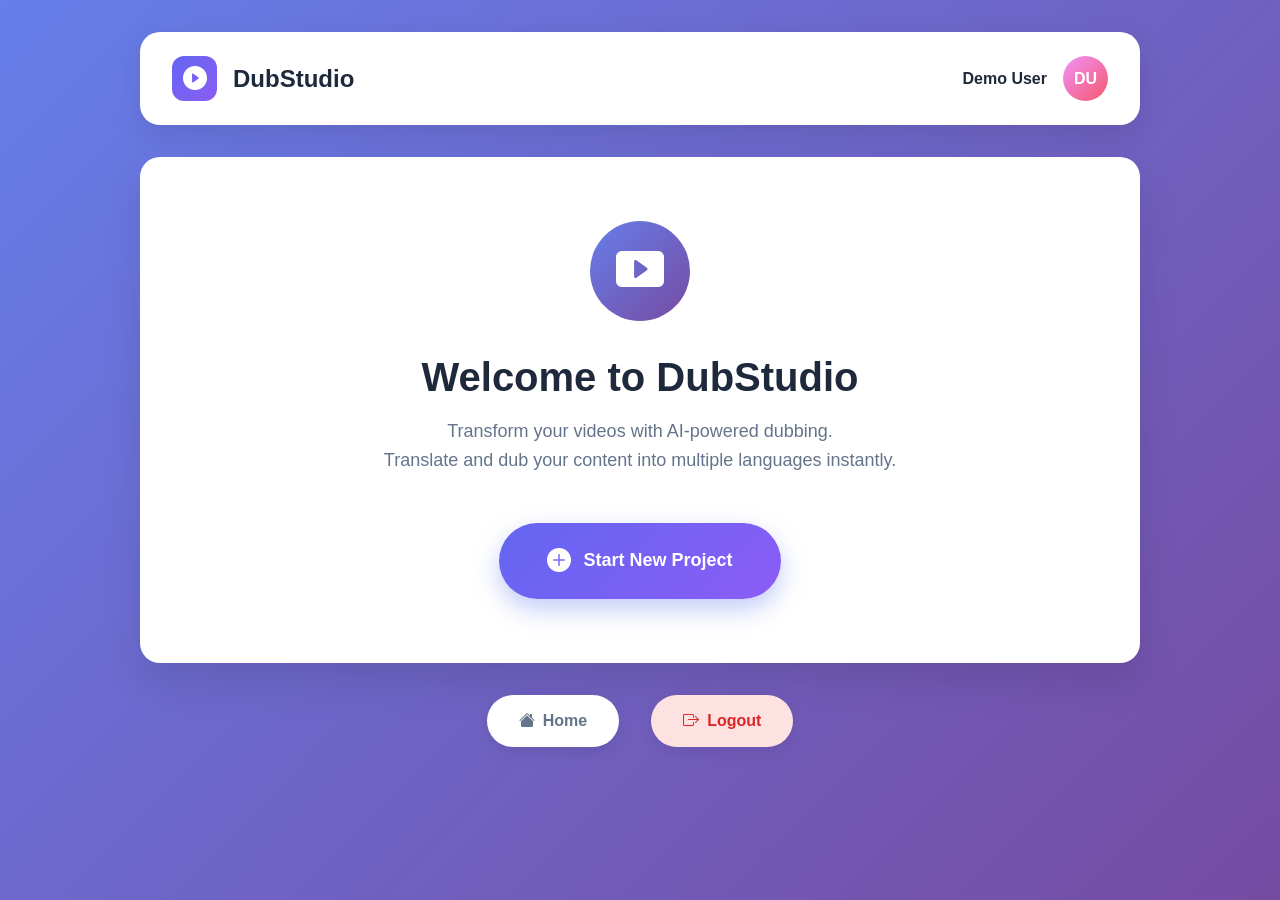
<file: templetes/dashboard.html>
<!DOCTYPE html>
<html lang="en">
<head>
    <meta charset="UTF-8">
    <meta name="viewport" content="width=device-width, initial-scale=1.0">
    <title>Dashboard - DubStudio</title>
    <link href="https://cdn.jsdelivr.net/npm/bootstrap@5.3.2/dist/css/bootstrap.min.css" rel="stylesheet">
    <link rel="stylesheet" href="https://cdn.jsdelivr.net/npm/bootstrap-icons@1.11.1/font/bootstrap-icons.css">
    <style>
        :root {
            --primary: #6366f1;
            --primary-dark: #4f46e5;
            --secondary: #8b5cf6;
        }

        * {
            margin: 0;
            padding: 0;
            box-sizing: border-box;
        }

        body {
            font-family: -apple-system, BlinkMacSystemFont, 'Segoe UI', Roboto, sans-serif;
            background: linear-gradient(135deg, #667eea 0%, #764ba2 100%);
            min-height: 100vh;
            padding: 2rem;
        }

        .container-main {
            max-width: 1000px;
            margin: 0 auto;
        }

        /* Header */
        .header {
            background: white;
            border-radius: 20px;
            padding: 1.5rem 2rem;
            margin-bottom: 2rem;
            box-shadow: 0 10px 30px rgba(0,0,0,0.1);
            display: flex;
            justify-content: space-between;
            align-items: center;
        }

        .brand {
            display: flex;
            align-items: center;
            gap: 1rem;
            text-decoration: none;
        }

        .brand-icon {
            width: 45px;
            height: 45px;
            background: linear-gradient(135deg, var(--primary), var(--secondary));
            border-radius: 12px;
            display: flex;
            align-items: center;
            justify-content: center;
            color: white;
            font-size: 1.5rem;
        }

        .brand-text {
            font-size: 1.5rem;
            font-weight: 700;
            color: #1e293b;
        }

        .user-section {
            display: flex;
            align-items: center;
            gap: 1rem;
        }

        .user-avatar {
            width: 45px;
            height: 45px;
            border-radius: 50%;
            background: linear-gradient(135deg, #f093fb 0%, #f5576c 100%);
            display: flex;
            align-items: center;
            justify-content: center;
            color: white;
            font-weight: 700;
            font-size: 1rem;
        }

        .user-name {
            font-size: 1rem;
            font-weight: 600;
            color: #1e293b;
        }

        /* Main Card */
        .main-card {
            background: white;
            border-radius: 20px;
            padding: 4rem 3rem;
            box-shadow: 0 20px 40px rgba(0,0,0,0.1);
            text-align: center;
        }

        .welcome-icon {
            width: 100px;
            height: 100px;
            margin: 0 auto 2rem;
            background: linear-gradient(135deg, #667eea 0%, #764ba2 100%);
            border-radius: 50%;
            display: flex;
            align-items: center;
            justify-content: center;
            font-size: 3rem;
            color: white;
        }

        .main-title {
            font-size: 2.5rem;
            font-weight: 800;
            color: #1e293b;
            margin-bottom: 1rem;
        }

        .main-subtitle {
            font-size: 1.125rem;
            color: #64748b;
            margin-bottom: 3rem;
            line-height: 1.6;
        }

        .cta-button {
            display: inline-flex;
            align-items: center;
            gap: 0.75rem;
            background: linear-gradient(135deg, var(--primary), var(--secondary));
            color: white;
            padding: 1.25rem 3rem;
            border-radius: 50px;
            font-weight: 600;
            font-size: 1.125rem;
            text-decoration: none;
            transition: all 0.3s ease;
            border: none;
            cursor: pointer;
            box-shadow: 0 10px 25px rgba(102, 126, 234, 0.4);
        }

        .cta-button:hover {
            transform: translateY(-3px);
            box-shadow: 0 15px 35px rgba(102, 126, 234, 0.5);
            color: white;
        }

        .cta-button i {
            font-size: 1.5rem;
        }

        /* Footer */
        .footer {
            margin-top: 2rem;
            display: flex;
            justify-content: center;
            gap: 2rem;
        }

        .footer-btn {
            background: white;
            color: #64748b;
            border: none;
            padding: 0.875rem 2rem;
            border-radius: 50px;
            font-weight: 600;
            cursor: pointer;
            transition: all 0.3s ease;
            text-decoration: none;
            display: inline-flex;
            align-items: center;
            gap: 0.5rem;
            box-shadow: 0 5px 15px rgba(0,0,0,0.08);
        }

        .footer-btn:hover {
            background: #f8fafc;
            color: #1e293b;
            transform: translateY(-2px);
            box-shadow: 0 8px 20px rgba(0,0,0,0.12);
        }

        .footer-btn.logout {
            background: #fee2e2;
            color: #dc2626;
        }

        .footer-btn.logout:hover {
            background: #fecaca;
            color: #b91c1c;
        }

        @media (max-width: 768px) {
            body {
                padding: 1rem;
            }

            .header {
                flex-direction: column;
                gap: 1rem;
                text-align: center;
            }

            .main-card {
                padding: 3rem 2rem;
            }

            .main-title {
                font-size: 2rem;
            }

            .footer {
                flex-direction: column;
                gap: 1rem;
            }
        }
    </style>
</head>
<body>
    <div class="container-main">
        <!-- Header -->
        <div class="header">
            <a href="/" class="brand">
                <div class="brand-icon">
                    <i class="bi bi-play-circle-fill"></i>
                </div>
                <span class="brand-text">DubStudio</span>
            </a>
            <div class="user-section">
                <span class="user-name" id="userName">Demo User</span>
                <div class="user-avatar">
                    <span id="userInitials">DU</span>
                </div>
            </div>
        </div>

        <!-- Main Card -->
        <div class="main-card">
            <div class="welcome-icon">
                <i class="bi bi-play-btn-fill"></i>
            </div>
            <h1 class="main-title">Welcome to DubStudio</h1>
            <p class="main-subtitle">
                Transform your videos with AI-powered dubbing.<br>
                Translate and dub your content into multiple languages instantly.
            </p>
            <a href="/studio" class="cta-button">
                <i class="bi bi-plus-circle-fill"></i>
                <span>Start New Project</span>
            </a>
        </div>

        <!-- Footer -->
        <div class="footer">
            <a href="/" class="footer-btn">
                <i class="bi bi-house-fill"></i>
                <span>Home</span>
            </a>
            <button class="footer-btn logout" onclick="logout()">
                <i class="bi bi-box-arrow-right"></i>
                <span>Logout</span>
            </button>
        </div>
    </div>

    <script>
        // Load user data
        window.onload = function() {
            const userData = localStorage.getItem('user');
            if (userData) {
                const user = JSON.parse(userData);
                document.getElementById('userName').textContent = user.name || 'Demo User';
                const initials = (user.name || 'Demo User')
                    .split(' ')
                    .map(n => n[0])
                    .join('')
                    .toUpperCase()
                    .substring(0, 2);
                document.getElementById('userInitials').textContent = initials;
            }
        };

        function logout() {
            if (confirm('Are you sure you want to logout?')) {
                localStorage.removeItem('user');
                window.location.href = '/';
            }
        }
    </script>
</body>
</html>
</file>
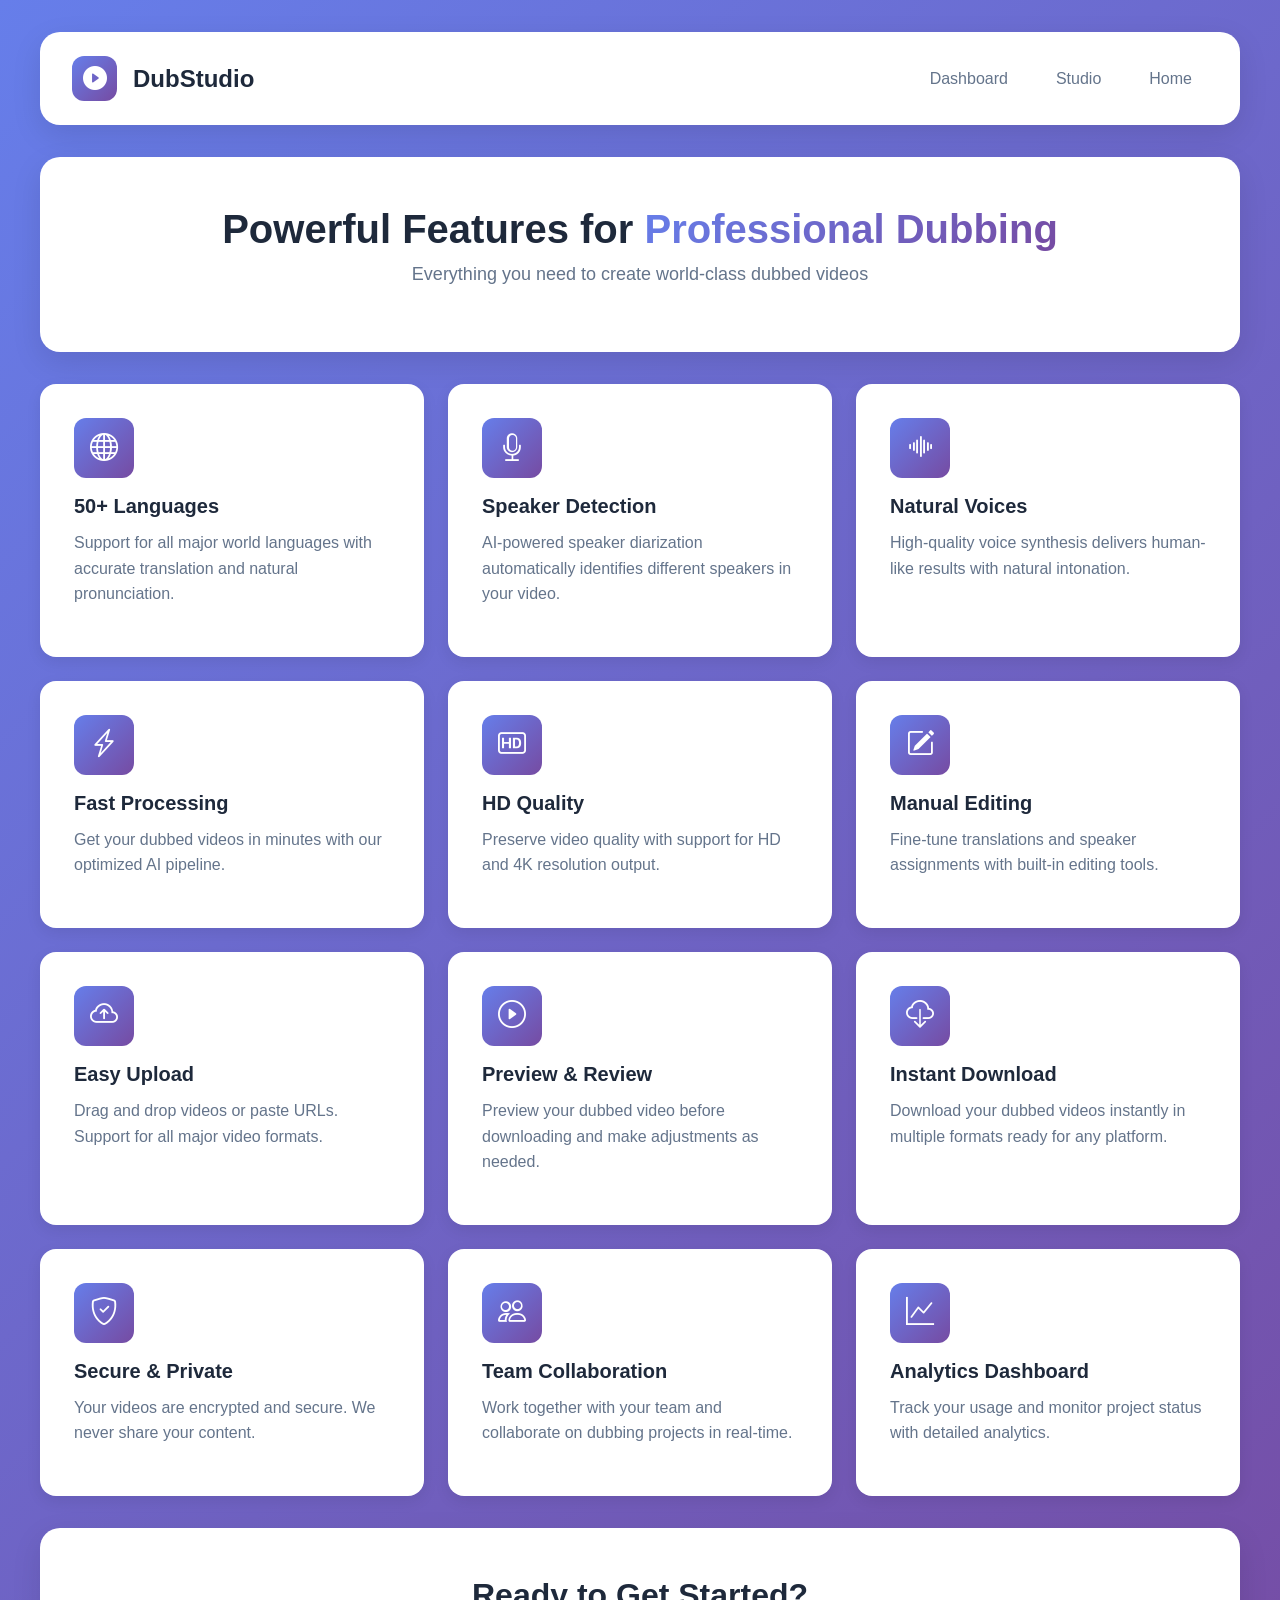
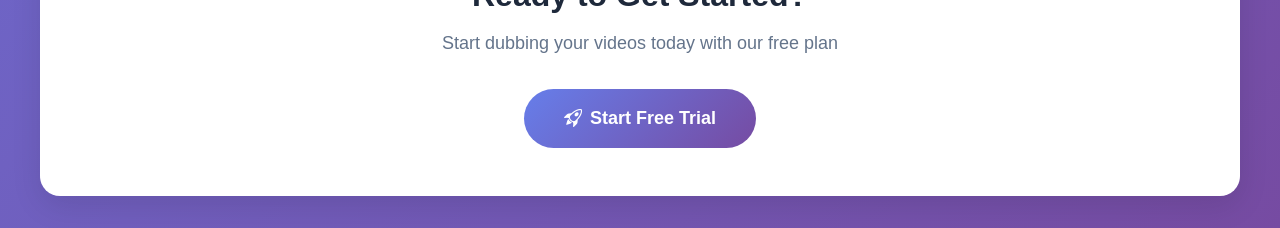
<file: templetes/feature.html>
<!DOCTYPE html>
<html lang="en">
<head>
    <meta charset="UTF-8">
    <meta name="viewport" content="width=device-width, initial-scale=1.0">
    <title>Features - DubStudio</title>
    <link href="https://cdn.jsdelivr.net/npm/bootstrap@5.3.2/dist/css/bootstrap.min.css" rel="stylesheet">
    <link rel="stylesheet" href="https://cdn.jsdelivr.net/npm/bootstrap-icons@1.11.1/font/bootstrap-icons.css">
    <style>
        :root {
            --gradient: linear-gradient(135deg, #667eea 0%, #764ba2 100%);
        }

        body {
            font-family: -apple-system, BlinkMacSystemFont, 'Segoe UI', Roboto, sans-serif;
            background: linear-gradient(135deg, #667eea 0%, #764ba2 100%);
            min-height: 100vh;
            padding: 2rem;
        }

        .container-main {
            max-width: 1200px;
            margin: 0 auto;
        }

        /* Header */
        .header {
            background: white;
            border-radius: 20px;
            padding: 1.5rem 2rem;
            margin-bottom: 2rem;
            box-shadow: 0 10px 30px rgba(0,0,0,0.1);
            display: flex;
            justify-content: space-between;
            align-items: center;
        }

        .brand {
            display: flex;
            align-items: center;
            gap: 1rem;
            text-decoration: none;
        }

        .brand-icon {
            width: 45px;
            height: 45px;
            background: var(--gradient);
            border-radius: 12px;
            display: flex;
            align-items: center;
            justify-content: center;
            color: white;
            font-size: 1.5rem;
        }

        .brand-text {
            font-size: 1.5rem;
            font-weight: 700;
            color: #1e293b;
        }

        .header-nav {
            display: flex;
            gap: 1rem;
        }

        .nav-link {
            color: #64748b;
            text-decoration: none;
            font-weight: 500;
            padding: 0.5rem 1rem;
            border-radius: 8px;
            transition: all 0.2s;
        }

        .nav-link:hover {
            background: #f8f9fa;
            color: #1e293b;
        }

        /* Page Header */
        .page-header {
            background: white;
            border-radius: 20px;
            padding: 3rem 2rem;
            margin-bottom: 2rem;
            box-shadow: 0 10px 30px rgba(0,0,0,0.1);
            text-align: center;
        }

        .page-title {
            font-size: 2.5rem;
            font-weight: 800;
            color: #1e293b;
            margin-bottom: 0.5rem;
        }

        .gradient-text {
            background: var(--gradient);
            -webkit-background-clip: text;
            -webkit-text-fill-color: transparent;
            background-clip: text;
        }

        .page-subtitle {
            color: #64748b;
            font-size: 1.125rem;
        }

        /* Features Grid */
        .features-grid {
            display: grid;
            grid-template-columns: repeat(auto-fit, minmax(300px, 1fr));
            gap: 1.5rem;
            margin-bottom: 2rem;
        }

        .feature-card {
            background: white;
            border-radius: 16px;
            padding: 2rem;
            box-shadow: 0 5px 15px rgba(0,0,0,0.08);
            transition: all 0.3s;
            border: 2px solid transparent;
        }

        .feature-card:hover {
            transform: translateY(-5px);
            box-shadow: 0 10px 25px rgba(0,0,0,0.12);
            border-color: #667eea;
        }

        .feature-icon {
            width: 60px;
            height: 60px;
            background: var(--gradient);
            border-radius: 12px;
            display: inline-flex;
            align-items: center;
            justify-content: center;
            color: white;
            font-size: 1.75rem;
            margin-bottom: 1rem;
        }

        .feature-title {
            font-size: 1.25rem;
            font-weight: 700;
            color: #1e293b;
            margin-bottom: 0.75rem;
        }

        .feature-text {
            color: #64748b;
            line-height: 1.6;
        }

        /* CTA Section */
        .cta-card {
            background: white;
            border-radius: 20px;
            padding: 3rem 2rem;
            text-align: center;
            box-shadow: 0 10px 30px rgba(0,0,0,0.1);
        }

        .cta-title {
            font-size: 2rem;
            font-weight: 700;
            color: #1e293b;
            margin-bottom: 1rem;
        }

        .cta-text {
            color: #64748b;
            font-size: 1.125rem;
            margin-bottom: 2rem;
        }

        .btn-cta {
            background: var(--gradient);
            color: white;
            border: none;
            padding: 1rem 2.5rem;
            border-radius: 50px;
            font-weight: 600;
            font-size: 1.125rem;
            cursor: pointer;
            transition: all 0.3s;
            text-decoration: none;
            display: inline-block;
        }

        .btn-cta:hover {
            transform: translateY(-3px);
            box-shadow: 0 10px 25px rgba(102, 126, 234, 0.4);
            color: white;
        }

        @media (max-width: 768px) {
            body {
                padding: 1rem;
            }

            .header {
                flex-direction: column;
                gap: 1rem;
            }

            .page-title {
                font-size: 2rem;
            }

            .features-grid {
                grid-template-columns: 1fr;
            }
        }
    </style>
</head>
<body>
    <div class="container-main">
        <!-- Header -->
        <div class="header">
            <a href="/" class="brand">
                <div class="brand-icon">
                    <i class="bi bi-play-circle-fill"></i>
                </div>
                <span class="brand-text">DubStudio</span>
            </a>
            <div class="header-nav">
                <a href="/dashboard" class="nav-link">Dashboard</a>
                <a href="/studio" class="nav-link">Studio</a>
                <a href="/" class="nav-link">Home</a>
            </div>
        </div>

        <!-- Page Header -->
        <div class="page-header">
            <h1 class="page-title">Powerful Features for <span class="gradient-text">Professional Dubbing</span></h1>
            <p class="page-subtitle">Everything you need to create world-class dubbed videos</p>
        </div>

        <!-- Features Grid -->
        <div class="features-grid">
            <div class="feature-card">
                <div class="feature-icon">
                    <i class="bi bi-globe"></i>
                </div>
                <h3 class="feature-title">50+ Languages</h3>
                <p class="feature-text">Support for all major world languages with accurate translation and natural pronunciation.</p>
            </div>

            <div class="feature-card">
                <div class="feature-icon">
                    <i class="bi bi-mic"></i>
                </div>
                <h3 class="feature-title">Speaker Detection</h3>
                <p class="feature-text">AI-powered speaker diarization automatically identifies different speakers in your video.</p>
            </div>

            <div class="feature-card">
                <div class="feature-icon">
                    <i class="bi bi-soundwave"></i>
                </div>
                <h3 class="feature-title">Natural Voices</h3>
                <p class="feature-text">High-quality voice synthesis delivers human-like results with natural intonation.</p>
            </div>

            <div class="feature-card">
                <div class="feature-icon">
                    <i class="bi bi-lightning-charge"></i>
                </div>
                <h3 class="feature-title">Fast Processing</h3>
                <p class="feature-text">Get your dubbed videos in minutes with our optimized AI pipeline.</p>
            </div>

            <div class="feature-card">
                <div class="feature-icon">
                    <i class="bi bi-badge-hd"></i>
                </div>
                <h3 class="feature-title">HD Quality</h3>
                <p class="feature-text">Preserve video quality with support for HD and 4K resolution output.</p>
            </div>

            <div class="feature-card">
                <div class="feature-icon">
                    <i class="bi bi-pencil-square"></i>
                </div>
                <h3 class="feature-title">Manual Editing</h3>
                <p class="feature-text">Fine-tune translations and speaker assignments with built-in editing tools.</p>
            </div>

            <div class="feature-card">
                <div class="feature-icon">
                    <i class="bi bi-cloud-arrow-up"></i>
                </div>
                <h3 class="feature-title">Easy Upload</h3>
                <p class="feature-text">Drag and drop videos or paste URLs. Support for all major video formats.</p>
            </div>

            <div class="feature-card">
                <div class="feature-icon">
                    <i class="bi bi-play-circle"></i>
                </div>
                <h3 class="feature-title">Preview & Review</h3>
                <p class="feature-text">Preview your dubbed video before downloading and make adjustments as needed.</p>
            </div>

            <div class="feature-card">
                <div class="feature-icon">
                    <i class="bi bi-cloud-download"></i>
                </div>
                <h3 class="feature-title">Instant Download</h3>
                <p class="feature-text">Download your dubbed videos instantly in multiple formats ready for any platform.</p>
            </div>

            <div class="feature-card">
                <div class="feature-icon">
                    <i class="bi bi-shield-check"></i>
                </div>
                <h3 class="feature-title">Secure & Private</h3>
                <p class="feature-text">Your videos are encrypted and secure. We never share your content.</p>
            </div>

            <div class="feature-card">
                <div class="feature-icon">
                    <i class="bi bi-people"></i>
                </div>
                <h3 class="feature-title">Team Collaboration</h3>
                <p class="feature-text">Work together with your team and collaborate on dubbing projects in real-time.</p>
            </div>

            <div class="feature-card">
                <div class="feature-icon">
                    <i class="bi bi-graph-up"></i>
                </div>
                <h3 class="feature-title">Analytics Dashboard</h3>
                <p class="feature-text">Track your usage and monitor project status with detailed analytics.</p>
            </div>
        </div>

        <!-- CTA Section -->
        <div class="cta-card">
            <h2 class="cta-title">Ready to Get Started?</h2>
            <p class="cta-text">Start dubbing your videos today with our free plan</p>
            <a href="/signup" class="btn-cta">
                <i class="bi bi-rocket-takeoff me-2"></i>Start Free Trial
            </a>
        </div>
    </div>

    <script src="https://cdn.jsdelivr.net/npm/bootstrap@5.3.2/dist/js/bootstrap.bundle.min.js"></script>
</body>
</html>
</file>
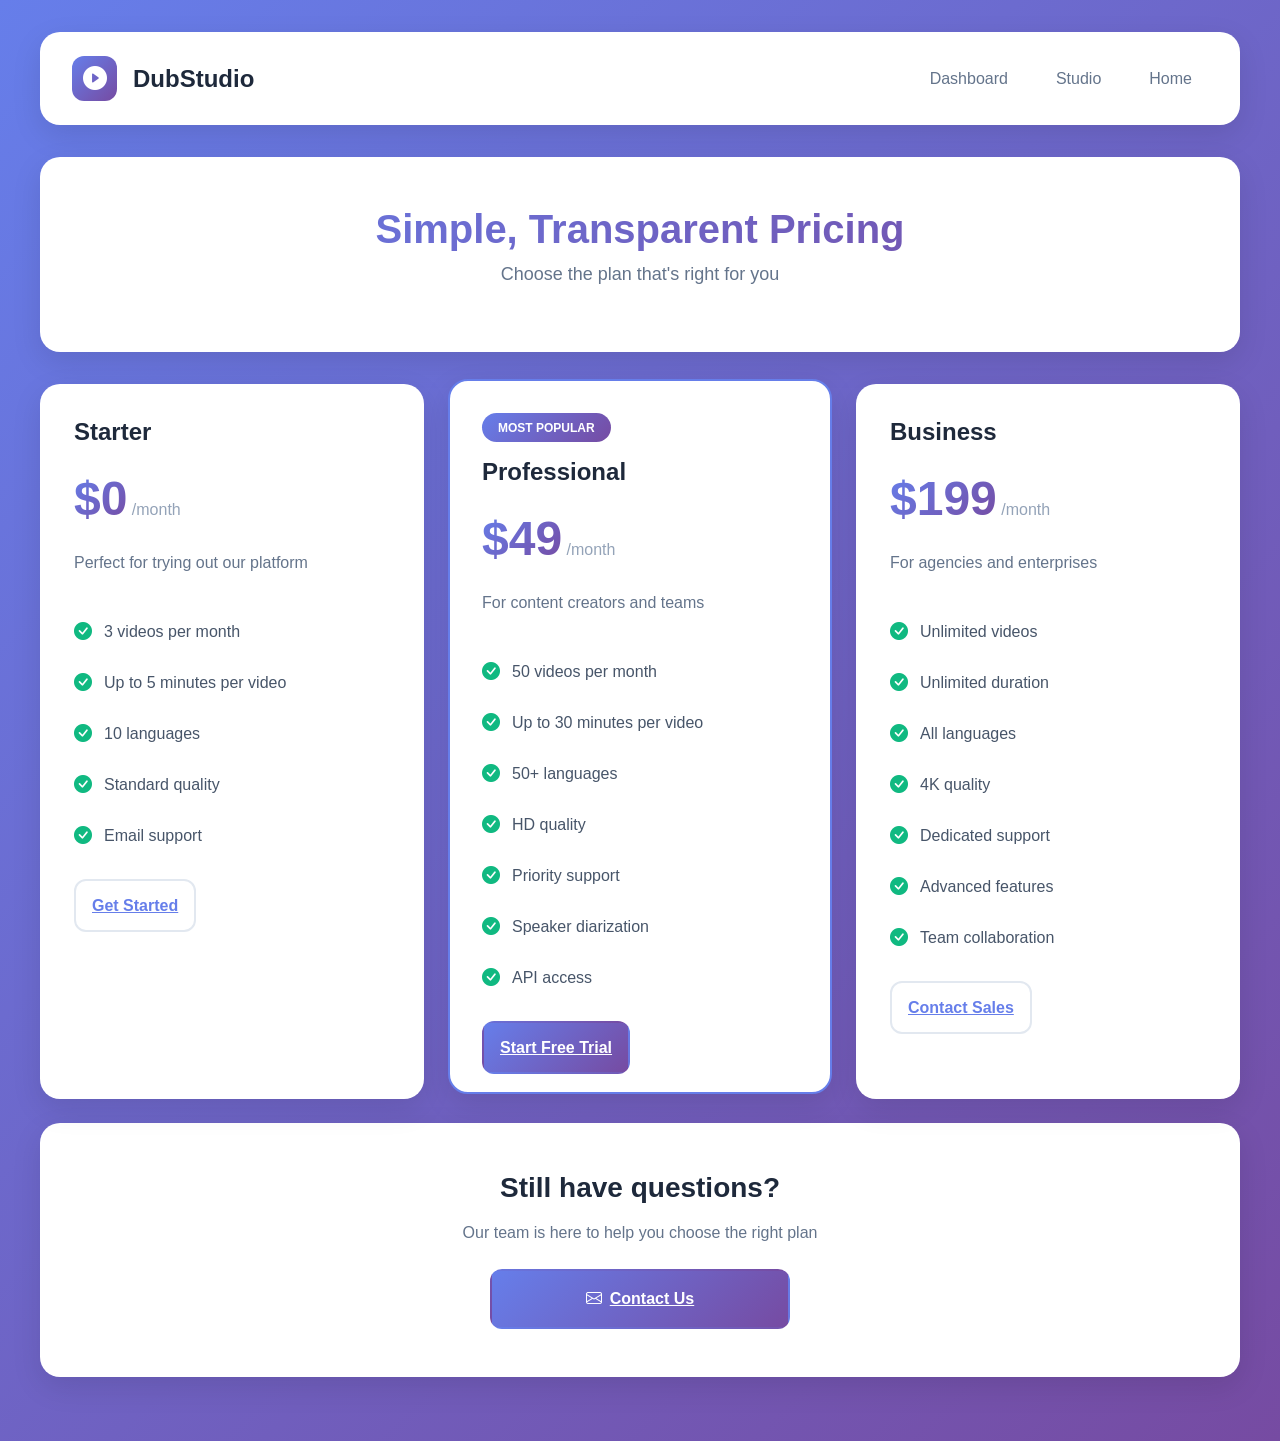
<file: templetes/pricing.html>
<!DOCTYPE html>
<html lang="en">
<head>
    <meta charset="UTF-8">
    <meta name="viewport" content="width=device-width, initial-scale=1.0">
    <title>Pricing - DubStudio</title>
    <link href="https://cdn.jsdelivr.net/npm/bootstrap@5.3.2/dist/css/bootstrap.min.css" rel="stylesheet">
    <link rel="stylesheet" href="https://cdn.jsdelivr.net/npm/bootstrap-icons@1.11.1/font/bootstrap-icons.css">
    <style>
        :root {
            --gradient: linear-gradient(135deg, #667eea 0%, #764ba2 100%);
        }

        body {
            font-family: -apple-system, BlinkMacSystemFont, 'Segoe UI', Roboto, sans-serif;
            background: linear-gradient(135deg, #667eea 0%, #764ba2 100%);
            min-height: 100vh;
            padding: 2rem;
        }

        .container-main {
            max-width: 1200px;
            margin: 0 auto;
        }

        /* Header */
        .header {
            background: white;
            border-radius: 20px;
            padding: 1.5rem 2rem;
            margin-bottom: 2rem;
            box-shadow: 0 10px 30px rgba(0,0,0,0.1);
            display: flex;
            justify-content: space-between;
            align-items: center;
        }

        .brand {
            display: flex;
            align-items: center;
            gap: 1rem;
            text-decoration: none;
        }

        .brand-icon {
            width: 45px;
            height: 45px;
            background: var(--gradient);
            border-radius: 12px;
            display: flex;
            align-items: center;
            justify-content: center;
            color: white;
            font-size: 1.5rem;
        }

        .brand-text {
            font-size: 1.5rem;
            font-weight: 700;
            color: #1e293b;
        }

        .header-nav {
            display: flex;
            gap: 1rem;
        }

        .nav-link {
            color: #64748b;
            text-decoration: none;
            font-weight: 500;
            padding: 0.5rem 1rem;
            border-radius: 8px;
            transition: all 0.2s;
        }

        .nav-link:hover {
            background: #f8f9fa;
            color: #1e293b;
        }

        /* Page Header */
        .page-header {
            background: white;
            border-radius: 20px;
            padding: 3rem 2rem;
            margin-bottom: 2rem;
            box-shadow: 0 10px 30px rgba(0,0,0,0.1);
            text-align: center;
        }

        .page-title {
            font-size: 2.5rem;
            font-weight: 800;
            background: var(--gradient);
            -webkit-background-clip: text;
            -webkit-text-fill-color: transparent;
            background-clip: text;
            margin-bottom: 0.5rem;
        }

        .page-subtitle {
            color: #64748b;
            font-size: 1.125rem;
        }

        /* Pricing Cards */
        .pricing-card {
            background: white;
            border-radius: 20px;
            padding: 2rem;
            box-shadow: 0 10px 30px rgba(0,0,0,0.1);
            transition: all 0.3s;
            height: 100%;
            border: 2px solid transparent;
        }

        .pricing-card:hover {
            transform: translateY(-10px);
            box-shadow: 0 20px 40px rgba(0,0,0,0.15);
            border-color: #667eea;
        }

        .pricing-card.popular {
            border-color: #667eea;
            transform: translateY(-5px);
        }

        .popular-badge {
            background: var(--gradient);
            color: white;
            padding: 0.35rem 1rem;
            border-radius: 20px;
            font-size: 0.75rem;
            font-weight: 700;
            display: inline-block;
            margin-bottom: 1rem;
        }

        .plan-name {
            font-size: 1.5rem;
            font-weight: 700;
            color: #1e293b;
            margin-bottom: 1rem;
        }

        .price {
            font-size: 3rem;
            font-weight: 800;
            background: var(--gradient);
            -webkit-background-clip: text;
            -webkit-text-fill-color: transparent;
            background-clip: text;
        }

        .price-period {
            color: #94a3b8;
            font-size: 1rem;
        }

        .plan-description {
            color: #64748b;
            margin: 1rem 0 2rem 0;
        }

        .feature-list {
            list-style: none;
            padding: 0;
            margin-bottom: 2rem;
        }

        .feature-list li {
            padding: 0.75rem 0;
            display: flex;
            align-items: center;
            gap: 0.75rem;
            color: #475569;
        }

        .feature-list i {
            font-size: 1.125rem;
            color: #10b981;
        }

        .btn-plan {
            width: 100%;
            padding: 1rem;
            border-radius: 12px;
            font-weight: 600;
            border: 2px solid #e2e8f0;
            background: white;
            color: #667eea;
            cursor: pointer;
            transition: all 0.2s;
        }

        .btn-plan:hover {
            background: var(--gradient);
            color: white;
            border-color: transparent;
        }

        .btn-plan.primary {
            background: var(--gradient);
            color: white;
            border-color: transparent;
        }

        .btn-plan.primary:hover {
            transform: translateY(-2px);
            box-shadow: 0 10px 25px rgba(102, 126, 234, 0.4);
        }

        @media (max-width: 768px) {
            body {
                padding: 1rem;
            }

            .header {
                flex-direction: column;
                gap: 1rem;
            }

            .page-title {
                font-size: 2rem;
            }

            .pricing-card {
                margin-bottom: 1.5rem;
            }
        }
    </style>
</head>
<body>
    <div class="container-main">
        <!-- Header -->
        <div class="header">
            <a href="/" class="brand">
                <div class="brand-icon">
                    <i class="bi bi-play-circle-fill"></i>
                </div>
                <span class="brand-text">DubStudio</span>
            </a>
            <div class="header-nav">
                <a href="/dashboard" class="nav-link">Dashboard</a>
                <a href="/studio" class="nav-link">Studio</a>
                <a href="/" class="nav-link">Home</a>
            </div>
        </div>

        <!-- Page Header -->
        <div class="page-header">
            <h1 class="page-title">Simple, Transparent Pricing</h1>
            <p class="page-subtitle">Choose the plan that's right for you</p>
        </div>

        <!-- Pricing Cards -->
        <div class="row g-4 mb-4">
            <!-- Starter Plan -->
            <div class="col-lg-4">
                <div class="pricing-card">
                    <h3 class="plan-name">Starter</h3>
                    <div class="mb-3">
                        <span class="price">$0</span>
                        <span class="price-period">/month</span>
                    </div>
                    <p class="plan-description">Perfect for trying out our platform</p>
                    <ul class="feature-list">
                        <li><i class="bi bi-check-circle-fill"></i> 3 videos per month</li>
                        <li><i class="bi bi-check-circle-fill"></i> Up to 5 minutes per video</li>
                        <li><i class="bi bi-check-circle-fill"></i> 10 languages</li>
                        <li><i class="bi bi-check-circle-fill"></i> Standard quality</li>
                        <li><i class="bi bi-check-circle-fill"></i> Email support</li>
                    </ul>
                    <a href="/signup" class="btn-plan">Get Started</a>
                </div>
            </div>

            <!-- Professional Plan -->
            <div class="col-lg-4">
                <div class="pricing-card popular">
                    <span class="popular-badge">MOST POPULAR</span>
                    <h3 class="plan-name">Professional</h3>
                    <div class="mb-3">
                        <span class="price">$49</span>
                        <span class="price-period">/month</span>
                    </div>
                    <p class="plan-description">For content creators and teams</p>
                    <ul class="feature-list">
                        <li><i class="bi bi-check-circle-fill"></i> 50 videos per month</li>
                        <li><i class="bi bi-check-circle-fill"></i> Up to 30 minutes per video</li>
                        <li><i class="bi bi-check-circle-fill"></i> 50+ languages</li>
                        <li><i class="bi bi-check-circle-fill"></i> HD quality</li>
                        <li><i class="bi bi-check-circle-fill"></i> Priority support</li>
                        <li><i class="bi bi-check-circle-fill"></i> Speaker diarization</li>
                        <li><i class="bi bi-check-circle-fill"></i> API access</li>
                    </ul>
                    <a href="/signup" class="btn-plan primary">Start Free Trial</a>
                </div>
            </div>

            <!-- Business Plan -->
            <div class="col-lg-4">
                <div class="pricing-card">
                    <h3 class="plan-name">Business</h3>
                    <div class="mb-3">
                        <span class="price">$199</span>
                        <span class="price-period">/month</span>
                    </div>
                    <p class="plan-description">For agencies and enterprises</p>
                    <ul class="feature-list">
                        <li><i class="bi bi-check-circle-fill"></i> Unlimited videos</li>
                        <li><i class="bi bi-check-circle-fill"></i> Unlimited duration</li>
                        <li><i class="bi bi-check-circle-fill"></i> All languages</li>
                        <li><i class="bi bi-check-circle-fill"></i> 4K quality</li>
                        <li><i class="bi bi-check-circle-fill"></i> Dedicated support</li>
                        <li><i class="bi bi-check-circle-fill"></i> Advanced features</li>
                        <li><i class="bi bi-check-circle-fill"></i> Team collaboration</li>
                    </ul>
                    <a href="/contact" class="btn-plan">Contact Sales</a>
                </div>
            </div>
        </div>

        <!-- CTA Section -->
        <div class="page-header">
            <h3 class="mb-3" style="font-size: 1.75rem; font-weight: 700; color: #1e293b;">Still have questions?</h3>
            <p class="mb-4" style="color: #64748b;">Our team is here to help you choose the right plan</p>
            <a href="/contact" class="btn-plan primary" style="max-width: 300px; margin: 0 auto; display: block;">
                <i class="bi bi-envelope me-2"></i>Contact Us
            </a>
        </div>
    </div>

    <script src="https://cdn.jsdelivr.net/npm/bootstrap@5.3.2/dist/js/bootstrap.bundle.min.js"></script>
</body>
</html>
</file>
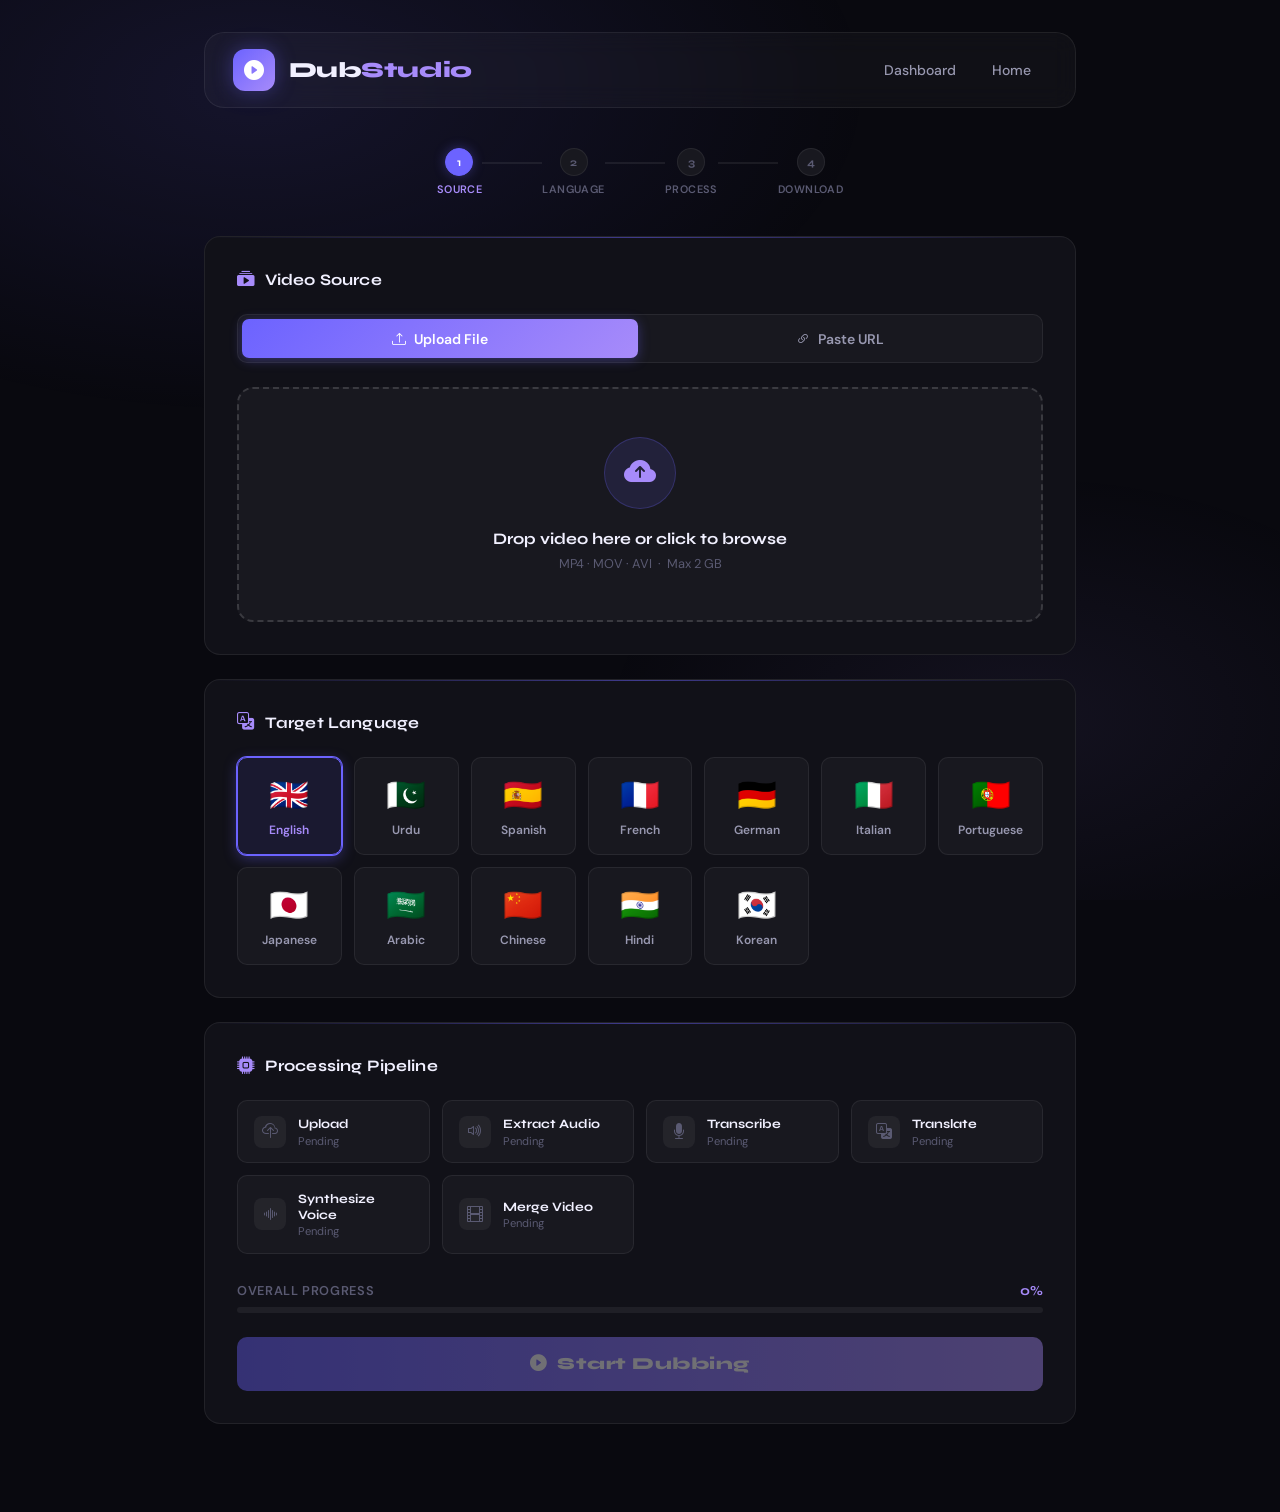
<file: templetes/studio.html>
<!DOCTYPE html>
<html lang="en">
<head>
    <meta charset="UTF-8">
    <meta name="viewport" content="width=device-width, initial-scale=1.0">
    <title>DubStudio — AI Video Dubbing</title>
    <link href="https://cdn.jsdelivr.net/npm/bootstrap-icons@1.11.1/font/bootstrap-icons.css" rel="stylesheet">
    <link href="https://fonts.googleapis.com/css2?family=Syne:wght@400;500;600;700;800&family=DM+Sans:wght@300;400;500;600&display=swap" rel="stylesheet">
    <style>
        :root {
            --bg: #09090f;
            --surface: #111118;
            --surface2: #18181f;
            --border: rgba(255,255,255,0.07);
            --border-hover: rgba(255,255,255,0.15);
            --accent: #6c63ff;
            --accent2: #a78bfa;
            --accent-glow: rgba(108,99,255,0.35);
            --green: #22c55e;
            --red: #ef4444;
            --yellow: #f59e0b;
            --text: #f1f0ff;
            --text2: #9898b0;
            --text3: #5a5a72;
            --radius: 16px;
            --radius-sm: 10px;
        }

        *, *::before, *::after { box-sizing: border-box; margin: 0; padding: 0; }

        body {
            font-family: 'DM Sans', sans-serif;
            background: var(--bg);
            color: var(--text);
            min-height: 100vh;
            padding: 0;
            overflow-x: hidden;
        }

        /* ── BG MESH ── */
        body::before {
            content: '';
            position: fixed;
            inset: 0;
            background:
                radial-gradient(ellipse 80vw 60vh at 20% 10%, rgba(108,99,255,0.12) 0%, transparent 60%),
                radial-gradient(ellipse 60vw 50vh at 80% 80%, rgba(167,139,250,0.07) 0%, transparent 55%);
            pointer-events: none;
            z-index: 0;
        }

        .page-wrap {
            position: relative;
            z-index: 1;
            max-width: 920px;
            margin: 0 auto;
            padding: 2rem 1.5rem 4rem;
        }

        /* ── HEADER ── */
        .header {
            display: flex;
            align-items: center;
            justify-content: space-between;
            padding: 1rem 1.75rem;
            background: rgba(255,255,255,0.03);
            border: 1px solid var(--border);
            border-radius: 20px;
            backdrop-filter: blur(12px);
            margin-bottom: 2.5rem;
        }

        .brand {
            display: flex;
            align-items: center;
            gap: 0.85rem;
            text-decoration: none;
        }

        .brand-icon {
            width: 42px; height: 42px;
            background: linear-gradient(135deg, var(--accent), var(--accent2));
            border-radius: 12px;
            display: flex; align-items: center; justify-content: center;
            font-size: 1.25rem;
            color: white;
            box-shadow: 0 0 20px var(--accent-glow);
        }

        .brand-name {
            font-family: 'Syne', sans-serif;
            font-size: 1.35rem;
            font-weight: 800;
            color: var(--text);
            letter-spacing: -0.02em;
        }
        .brand-name span { color: var(--accent2); }

        .header-nav {
            display: flex;
            gap: 0.25rem;
        }

        .nav-link {
            color: var(--text2);
            text-decoration: none;
            font-size: 0.875rem;
            font-weight: 500;
            padding: 0.5rem 1rem;
            border-radius: 8px;
            transition: all 0.2s;
        }
        .nav-link:hover { color: var(--text); background: rgba(255,255,255,0.06); }

        /* ── CARD ── */
        .card {
            background: var(--surface);
            border: 1px solid var(--border);
            border-radius: var(--radius);
            padding: 2rem;
            margin-bottom: 1.5rem;
            position: relative;
            overflow: hidden;
            transition: border-color 0.3s;
        }
        .card::before {
            content: '';
            position: absolute;
            top: 0; left: 0; right: 0;
            height: 1px;
            background: linear-gradient(90deg, transparent, rgba(108,99,255,0.5), transparent);
        }

        .card-title {
            font-family: 'Syne', sans-serif;
            font-size: 1rem;
            font-weight: 700;
            color: var(--text);
            letter-spacing: 0.01em;
            margin-bottom: 1.5rem;
            display: flex;
            align-items: center;
            gap: 0.6rem;
        }
        .card-title i {
            color: var(--accent2);
            font-size: 1.1rem;
        }
        .card-title .badge-new {
            font-size: 0.65rem;
            font-weight: 700;
            background: linear-gradient(90deg, var(--accent), var(--accent2));
            color: white;
            padding: 0.2rem 0.5rem;
            border-radius: 20px;
            letter-spacing: 0.05em;
        }

        /* ── SOURCE TABS ── */
        .source-tabs {
            display: flex;
            background: var(--surface2);
            border: 1px solid var(--border);
            border-radius: var(--radius-sm);
            padding: 4px;
            gap: 4px;
            margin-bottom: 1.5rem;
        }

        .source-tab {
            flex: 1;
            padding: 0.65rem 1rem;
            border: none;
            background: transparent;
            color: var(--text2);
            font-family: 'DM Sans', sans-serif;
            font-size: 0.875rem;
            font-weight: 600;
            cursor: pointer;
            border-radius: 7px;
            display: flex;
            align-items: center;
            justify-content: center;
            gap: 0.5rem;
            transition: all 0.25s;
        }
        .source-tab.active {
            background: linear-gradient(135deg, var(--accent), var(--accent2));
            color: white;
            box-shadow: 0 2px 12px var(--accent-glow);
        }
        .source-tab:hover:not(.active) { color: var(--text); background: rgba(255,255,255,0.05); }

        /* ── UPLOAD AREA ── */
        .upload-area {
            border: 2px dashed var(--border-hover);
            border-radius: var(--radius);
            padding: 3rem 2rem;
            text-align: center;
            background: var(--surface2);
            transition: all 0.3s;
            cursor: pointer;
        }
        .upload-area:hover,
        .upload-area.drag-over {
            border-color: var(--accent);
            background: rgba(108,99,255,0.06);
            transform: scale(1.005);
        }
        .upload-area.uploading { pointer-events: none; opacity: 0.5; }

        .upload-icon-wrap {
            width: 72px; height: 72px;
            margin: 0 auto 1.25rem;
            background: rgba(108,99,255,0.12);
            border: 1px solid rgba(108,99,255,0.25);
            border-radius: 50%;
            display: flex; align-items: center; justify-content: center;
            color: var(--accent2);
            font-size: 2rem;
        }

        .upload-title {
            font-family: 'Syne', sans-serif;
            font-size: 1rem;
            font-weight: 700;
            color: var(--text);
            margin-bottom: 0.4rem;
        }
        .upload-sub { font-size: 0.8rem; color: var(--text3); }

        .file-confirmed {
            display: none;
            align-items: center;
            gap: 0.75rem;
            background: rgba(34,197,94,0.1);
            border: 1px solid rgba(34,197,94,0.25);
            border-radius: var(--radius-sm);
            padding: 0.9rem 1.25rem;
            margin-top: 1rem;
            color: var(--green);
            font-weight: 600;
            font-size: 0.875rem;
        }
        .file-confirmed.show { display: flex; }

        /* ── URL PANEL ── */
        .url-panel { display: none; }
        .url-panel.active { display: block; }
        .upload-panel.hidden { display: none; }

        .url-input-group {
            display: flex;
            align-items: center;
            background: var(--surface2);
            border: 1.5px solid var(--border);
            border-radius: var(--radius-sm);
            overflow: hidden;
            transition: border-color 0.25s, box-shadow 0.25s;
        }
        .url-input-group:focus-within {
            border-color: var(--accent);
            box-shadow: 0 0 0 3px var(--accent-glow);
        }

        .url-icon {
            padding: 0 1rem;
            font-size: 1.3rem;
            color: var(--text3);
            flex-shrink: 0;
            transition: color 0.25s;
        }
        .url-input-group:focus-within .url-icon { color: var(--accent2); }

        .url-input {
            flex: 1;
            border: none;
            background: transparent;
            padding: 1rem 1rem 1rem 0;
            font-size: 0.9rem;
            font-family: 'DM Sans', sans-serif;
            color: var(--text);
            outline: none;
        }
        .url-input::placeholder { color: var(--text3); }

        /* Platform chips */
        .platform-chips {
            display: flex;
            gap: 0.5rem;
            flex-wrap: wrap;
            margin-top: 0.85rem;
        }

        .chip {
            display: inline-flex;
            align-items: center;
            gap: 0.35rem;
            padding: 0.3rem 0.75rem;
            border-radius: 20px;
            font-size: 0.75rem;
            font-weight: 600;
            border: 1px solid;
            cursor: default;
        }
        .chip-yt { background: rgba(239,68,68,0.1); border-color: rgba(239,68,68,0.25); color: #fca5a5; }
        .chip-direct { background: rgba(108,99,255,0.1); border-color: rgba(108,99,255,0.25); color: var(--accent2); }

        /* URL type badge */
        .url-badge {
            display: none;
            align-items: center;
            gap: 0.4rem;
            font-size: 0.78rem;
            font-weight: 600;
            margin-top: 0.65rem;
            padding: 0.45rem 0.85rem;
            border-radius: 20px;
            width: fit-content;
        }
        .url-badge.show { display: inline-flex; }
        .url-badge.yt   { background: rgba(239,68,68,0.12); color: #fca5a5; border: 1px solid rgba(239,68,68,0.2); }
        .url-badge.direct { background: rgba(108,99,255,0.12); color: var(--accent2); border: 1px solid rgba(108,99,255,0.2); }
        .url-badge.invalid { background: rgba(245,158,11,0.12); color: #fcd34d; border: 1px solid rgba(245,158,11,0.2); }

        .btn-load {
            width: 100%;
            margin-top: 1rem;
            padding: 0.85rem;
            background: linear-gradient(90deg, var(--accent), var(--accent2));
            border: none;
            border-radius: var(--radius-sm);
            color: white;
            font-family: 'Syne', sans-serif;
            font-size: 0.9rem;
            font-weight: 700;
            cursor: pointer;
            display: flex;
            align-items: center;
            justify-content: center;
            gap: 0.5rem;
            transition: all 0.2s;
            box-shadow: 0 4px 16px var(--accent-glow);
            letter-spacing: 0.02em;
        }
        .btn-load:hover:not(:disabled) { transform: translateY(-1px); box-shadow: 0 6px 22px var(--accent-glow); }
        .btn-load:disabled { opacity: 0.4; cursor: not-allowed; box-shadow: none; transform: none; }

        /* URL confirmed */
        .url-confirmed {
            display: none;
            align-items: center;
            gap: 0.75rem;
            background: rgba(108,99,255,0.1);
            border: 1px solid rgba(108,99,255,0.25);
            border-radius: var(--radius-sm);
            padding: 0.9rem 1.25rem;
            margin-top: 1rem;
        }
        .url-confirmed.show { display: flex; }
        .url-confirmed-info { flex: 1; overflow: hidden; }
        .url-confirmed-info small {
            display: block;
            font-size: 0.7rem;
            font-weight: 700;
            color: var(--accent2);
            text-transform: uppercase;
            letter-spacing: 0.06em;
            margin-bottom: 0.25rem;
        }
        .url-confirmed-info span {
            display: block;
            font-size: 0.85rem;
            font-weight: 500;
            color: var(--text);
            white-space: nowrap;
            overflow: hidden;
            text-overflow: ellipsis;
        }
        .btn-clear {
            background: none;
            border: none;
            color: var(--text3);
            cursor: pointer;
            font-size: 1.1rem;
            padding: 0.2rem;
            border-radius: 6px;
            transition: color 0.2s;
            flex-shrink: 0;
        }
        .btn-clear:hover { color: var(--red); }

        /* ── OPEN BUTTON (for YouTube) ── */
        .btn-open-yt {
            display: none;
            align-items: center;
            gap: 0.5rem;
            padding: 0.55rem 1rem;
            background: rgba(239,68,68,0.12);
            border: 1px solid rgba(239,68,68,0.25);
            border-radius: 8px;
            color: #fca5a5;
            font-size: 0.78rem;
            font-weight: 600;
            cursor: pointer;
            text-decoration: none;
            transition: all 0.2s;
            margin-top: 0.65rem;
        }
        .btn-open-yt.show { display: inline-flex; }
        .btn-open-yt:hover { background: rgba(239,68,68,0.2); color: #fca5a5; }

        /* ── LANGUAGES ── */
        .lang-grid {
            display: grid;
            grid-template-columns: repeat(auto-fill, minmax(100px, 1fr));
            gap: 0.75rem;
        }

        .lang-option {
            background: var(--surface2);
            border: 1.5px solid var(--border);
            border-radius: var(--radius-sm);
            padding: 1rem 0.75rem;
            text-align: center;
            cursor: pointer;
            transition: all 0.2s;
        }
        .lang-option:hover { border-color: var(--border-hover); transform: translateY(-2px); }
        .lang-option.selected {
            border-color: var(--accent);
            background: rgba(108,99,255,0.1);
            box-shadow: 0 0 0 1px var(--accent), 0 4px 14px var(--accent-glow);
        }

        .lang-flag { font-size: 2rem; margin-bottom: 0.4rem; }
        .lang-name { font-size: 0.75rem; font-weight: 600; color: var(--text2); }
        .lang-option.selected .lang-name { color: var(--accent2); }

        /* ── PIPELINE STAGES ── */
        .pipeline {
            display: grid;
            grid-template-columns: repeat(auto-fill, minmax(180px, 1fr));
            gap: 0.75rem;
            margin-bottom: 1.75rem;
        }

        .stage {
            background: var(--surface2);
            border: 1px solid var(--border);
            border-radius: var(--radius-sm);
            padding: 0.9rem 1rem;
            display: flex;
            align-items: center;
            gap: 0.75rem;
            transition: all 0.3s;
        }

        /* hidden download stage */
        .stage[data-stage="download"] { display: none; }
        .stage[data-stage="download"].show { display: flex; }

        .stage.active {
            background: rgba(108,99,255,0.1);
            border-color: var(--accent);
        }
        .stage.completed {
            background: rgba(34,197,94,0.08);
            border-color: rgba(34,197,94,0.3);
        }
        .stage.error {
            background: rgba(239,68,68,0.08);
            border-color: rgba(239,68,68,0.3);
        }

        .stage-dot {
            width: 32px; height: 32px;
            border-radius: 8px;
            background: rgba(255,255,255,0.05);
            display: flex; align-items: center; justify-content: center;
            font-size: 1rem;
            color: var(--text3);
            flex-shrink: 0;
            transition: all 0.3s;
        }
        .stage.active .stage-dot { background: var(--accent); color: white; animation: pulse 1.4s infinite; }
        .stage.completed .stage-dot { background: var(--green); color: white; }
        .stage.error .stage-dot { background: var(--red); color: white; }

        @keyframes pulse { 0%,100%{transform:scale(1);} 50%{transform:scale(1.12);} }

        .stage-text { flex: 1; }
        .stage-name { font-size: 0.8rem; font-weight: 700; color: var(--text); font-family: 'Syne', sans-serif; }
        .stage-status-text { font-size: 0.7rem; color: var(--text3); margin-top: 0.1rem; }
        .stage.active .stage-status-text { color: var(--accent2); }
        .stage.completed .stage-status-text { color: var(--green); }
        .stage.error .stage-status-text { color: var(--red); }

        /* Progress bar */
        .progress-row {
            display: flex;
            justify-content: space-between;
            align-items: center;
            margin-bottom: 0.5rem;
        }
        .progress-label { font-size: 0.8rem; color: var(--text3); font-weight: 600; letter-spacing: 0.05em; text-transform: uppercase; }
        .progress-pct { font-size: 0.85rem; font-weight: 700; color: var(--accent2); font-family: 'Syne', sans-serif; }

        .progress-track {
            height: 6px;
            background: rgba(255,255,255,0.06);
            border-radius: 3px;
            overflow: hidden;
        }
        .progress-fill {
            height: 100%;
            width: 0%;
            background: linear-gradient(90deg, var(--accent), var(--accent2));
            border-radius: 3px;
            transition: width 0.4s ease;
            box-shadow: 0 0 8px var(--accent-glow);
        }

        /* ── START BUTTON ── */
        .btn-start {
            width: 100%;
            margin-top: 1.5rem;
            padding: 1.05rem;
            background: linear-gradient(90deg, var(--accent) 0%, var(--accent2) 100%);
            border: none;
            border-radius: var(--radius-sm);
            color: white;
            font-family: 'Syne', sans-serif;
            font-size: 1.05rem;
            font-weight: 800;
            letter-spacing: 0.03em;
            cursor: pointer;
            display: flex; align-items: center; justify-content: center;
            gap: 0.6rem;
            transition: all 0.2s;
            box-shadow: 0 4px 20px var(--accent-glow);
        }
        .btn-start:hover:not(:disabled) { transform: translateY(-2px); box-shadow: 0 8px 28px var(--accent-glow); }
        .btn-start:disabled { opacity: 0.4; cursor: not-allowed; transform: none; box-shadow: none; }

        /* Status msg */
        .status-msg {
            display: none;
            padding: 0.85rem 1.1rem;
            border-radius: var(--radius-sm);
            font-size: 0.85rem;
            font-weight: 500;
            margin-top: 1rem;
        }
        .status-msg.show { display: block; }
        .status-msg.info { background: rgba(108,99,255,0.12); color: var(--accent2); border: 1px solid rgba(108,99,255,0.2); }
        .status-msg.success { background: rgba(34,197,94,0.12); color: #86efac; border: 1px solid rgba(34,197,94,0.2); }
        .status-msg.error { background: rgba(239,68,68,0.12); color: #fca5a5; border: 1px solid rgba(239,68,68,0.2); }

        /* Spinner */
        .spin {
            display: inline-block;
            width: 16px; height: 16px;
            border: 2px solid rgba(255,255,255,0.25);
            border-radius: 50%;
            border-top-color: white;
            animation: s 0.7s linear infinite;
        }
        @keyframes s { to { transform: rotate(360deg); } }

        /* ── DOWNLOAD SECTION ── */
        .download-section {
            margin-top: 2rem;
            padding-top: 2rem;
            border-top: 1px solid var(--border);
            display: none;
        }

        .success-banner {
            background: linear-gradient(135deg, rgba(34,197,94,0.15), rgba(16,185,129,0.08));
            border: 1px solid rgba(34,197,94,0.3);
            border-radius: var(--radius-sm);
            padding: 1.25rem 1.5rem;
            display: flex;
            align-items: center;
            gap: 1rem;
            margin-bottom: 1.5rem;
        }
        .success-icon-wrap {
            width: 44px; height: 44px;
            background: rgba(34,197,94,0.2);
            border-radius: 50%;
            display: flex; align-items: center; justify-content: center;
            font-size: 1.4rem;
            color: var(--green);
            flex-shrink: 0;
        }
        .success-title { font-family: 'Syne', sans-serif; font-size: 1rem; font-weight: 700; color: var(--text); }
        .success-sub { font-size: 0.8rem; color: var(--text2); margin-top: 0.15rem; }

        .video-preview {
            background: #000;
            border-radius: var(--radius);
            overflow: hidden;
            margin-bottom: 1.5rem;
            border: 1px solid var(--border);
        }
        .video-preview video { width: 100%; display: block; }

        .dl-buttons { display: flex; gap: 0.75rem; }

        .btn-dl {
            flex: 1;
            padding: 0.9rem;
            background: linear-gradient(90deg, var(--green), #16a34a);
            border: none;
            border-radius: var(--radius-sm);
            color: white;
            font-family: 'Syne', sans-serif;
            font-size: 0.9rem;
            font-weight: 700;
            cursor: pointer;
            display: flex; align-items: center; justify-content: center; gap: 0.5rem;
            transition: all 0.2s;
            box-shadow: 0 4px 14px rgba(34,197,94,0.25);
        }
        .btn-dl:hover { transform: translateY(-1px); box-shadow: 0 6px 20px rgba(34,197,94,0.35); }

        .btn-new {
            flex: 1;
            padding: 0.9rem;
            background: transparent;
            border: 1.5px solid var(--border-hover);
            border-radius: var(--radius-sm);
            color: var(--text2);
            font-family: 'Syne', sans-serif;
            font-size: 0.9rem;
            font-weight: 700;
            cursor: pointer;
            display: flex; align-items: center; justify-content: center; gap: 0.5rem;
            transition: all 0.2s;
        }
        .btn-new:hover { border-color: var(--accent); color: var(--accent2); }

        /* ── STEP INDICATOR ── */
        .steps-row {
            display: flex;
            align-items: center;
            gap: 0;
            margin-bottom: 2.5rem;
            justify-content: center;
        }
        .step-item {
            display: flex;
            flex-direction: column;
            align-items: center;
            gap: 0.4rem;
        }
        .step-num {
            width: 28px; height: 28px;
            border-radius: 50%;
            background: var(--surface2);
            border: 1.5px solid var(--border);
            display: flex; align-items: center; justify-content: center;
            font-size: 0.7rem;
            font-weight: 700;
            color: var(--text3);
            font-family: 'Syne', sans-serif;
        }
        .step-item.active .step-num {
            background: var(--accent);
            border-color: var(--accent);
            color: white;
            box-shadow: 0 0 12px var(--accent-glow);
        }
        .step-item.done .step-num {
            background: var(--green);
            border-color: var(--green);
            color: white;
        }
        .step-label { font-size: 0.68rem; color: var(--text3); font-weight: 600; letter-spacing: 0.04em; }
        .step-item.active .step-label { color: var(--accent2); }
        .step-item.done .step-label { color: var(--green); }
        .step-line {
            flex: 1;
            height: 1.5px;
            background: var(--border);
            max-width: 60px;
            min-width: 20px;
            margin-bottom: 18px;
        }

        @media (max-width: 640px) {
            .page-wrap { padding: 1rem 1rem 3rem; }
            .header { flex-direction: column; gap: 1rem; padding: 1rem; }
            .pipeline { grid-template-columns: 1fr 1fr; }
            .lang-grid { grid-template-columns: repeat(4, 1fr); }
            .dl-buttons { flex-direction: column; }
            .steps-row { display: none; }
        }
    </style>
</head>
<body>
<div class="page-wrap">

    <!-- Header -->
    <div class="header">
        <a href="/" class="brand">
            <div class="brand-icon"><i class="bi bi-play-circle-fill"></i></div>
            <span class="brand-name">Dub<span>Studio</span></span>
        </a>
        <div class="header-nav">
            <a href="/dashboard" class="nav-link">Dashboard</a>
            <a href="/" class="nav-link">Home</a>
        </div>
    </div>

    <!-- Steps -->
    <div class="steps-row">
        <div class="step-item active" id="s1">
            <div class="step-num">1</div>
            <div class="step-label">SOURCE</div>
        </div>
        <div class="step-line"></div>
        <div class="step-item" id="s2">
            <div class="step-num">2</div>
            <div class="step-label">LANGUAGE</div>
        </div>
        <div class="step-line"></div>
        <div class="step-item" id="s3">
            <div class="step-num">3</div>
            <div class="step-label">PROCESS</div>
        </div>
        <div class="step-line"></div>
        <div class="step-item" id="s4">
            <div class="step-num">4</div>
            <div class="step-label">DOWNLOAD</div>
        </div>
    </div>

    <!-- Video Source -->
    <div class="card">
        <div class="card-title">
            <i class="bi bi-collection-play-fill"></i>
            Video Source
        </div>

        <div class="source-tabs">
            <button class="source-tab active" id="tabUpload" onclick="switchTab('upload')">
                <i class="bi bi-upload"></i> Upload File
            </button>
            <button class="source-tab" id="tabUrl" onclick="switchTab('url')">
                <i class="bi bi-link-45deg"></i> Paste URL
            </button>
        </div>

        <!-- UPLOAD PANEL -->
        <div class="upload-panel" id="uploadPanel">
            <div class="upload-area" id="uploadArea" onclick="document.getElementById('fileInput').click()">
                <div class="upload-icon-wrap"><i class="bi bi-cloud-arrow-up-fill"></i></div>
                <div class="upload-title">Drop video here or click to browse</div>
                <div class="upload-sub">MP4 · MOV · AVI &nbsp;·&nbsp; Max 2 GB</div>
            </div>
            <input type="file" id="fileInput" style="display:none;" accept="video/*">
            <div class="file-confirmed" id="fileConfirmed">
                <i class="bi bi-check-circle-fill" style="font-size:1.2rem;"></i>
                <span id="fileName"></span>
            </div>
            <div class="status-msg" id="uploadStatus"></div>
        </div>

        <!-- URL PANEL -->
        <div class="url-panel" id="urlPanel">
            <div class="url-input-group">
                <i class="bi bi-link-45deg url-icon"></i>
                <input
                    type="text"
                    class="url-input"
                    id="videoUrlInput"
                    placeholder="Paste YouTube or direct video URL…"
                    oninput="onUrlInput(this.value)"
                    onkeydown="if(event.key==='Enter') loadUrl()"
                >
            </div>

            <div class="url-badge" id="urlBadge"></div>

            <!-- Open in YouTube button -->
            <a class="btn-open-yt" id="btnOpenYt" href="#" target="_blank" rel="noopener">
                <i class="bi bi-youtube"></i> Open in YouTube
            </a>

            <div class="platform-chips">
                <span class="chip chip-yt"><i class="bi bi-youtube"></i> YouTube &amp; Shorts</span>
                <span class="chip chip-direct"><i class="bi bi-file-earmark-play"></i> Direct MP4 / Video URL</span>
            </div>

            <button class="btn-load" id="btnLoadUrl" onclick="loadUrl()" disabled>
                <i class="bi bi-cloud-download"></i> Load Video from URL
            </button>

            <div class="url-confirmed" id="urlConfirmed">
                <i class="bi bi-check-circle-fill" style="font-size:1.35rem; color:var(--accent2); flex-shrink:0;"></i>
                <div class="url-confirmed-info">
                    <small id="urlTypeLabel">URL Loaded</small>
                    <span id="urlConfirmedText"></span>
                </div>
                <button class="btn-clear" onclick="clearUrl()" title="Clear">
                    <i class="bi bi-x-circle-fill"></i>
                </button>
            </div>
        </div>
    </div>

    <!-- Target Language -->
    <div class="card">
        <div class="card-title">
            <i class="bi bi-translate"></i>
            Target Language
        </div>
        <div class="lang-grid" id="langGrid">
            <div class="lang-option selected" data-lang="en"><div class="lang-flag">🇬🇧</div><div class="lang-name">English</div></div>
            <div class="lang-option" data-lang="ur"><div class="lang-flag">🇵🇰</div><div class="lang-name">Urdu</div></div>
            <div class="lang-option" data-lang="es"><div class="lang-flag">🇪🇸</div><div class="lang-name">Spanish</div></div>
            <div class="lang-option" data-lang="fr"><div class="lang-flag">🇫🇷</div><div class="lang-name">French</div></div>
            <div class="lang-option" data-lang="de"><div class="lang-flag">🇩🇪</div><div class="lang-name">German</div></div>
            <div class="lang-option" data-lang="it"><div class="lang-flag">🇮🇹</div><div class="lang-name">Italian</div></div>
            <div class="lang-option" data-lang="pt"><div class="lang-flag">🇵🇹</div><div class="lang-name">Portuguese</div></div>
            <div class="lang-option" data-lang="ja"><div class="lang-flag">🇯🇵</div><div class="lang-name">Japanese</div></div>
            <div class="lang-option" data-lang="ar"><div class="lang-flag">🇸🇦</div><div class="lang-name">Arabic</div></div>
            <div class="lang-option" data-lang="zh"><div class="lang-flag">🇨🇳</div><div class="lang-name">Chinese</div></div>
            <div class="lang-option" data-lang="hi"><div class="lang-flag">🇮🇳</div><div class="lang-name">Hindi</div></div>
            <div class="lang-option" data-lang="ko"><div class="lang-flag">🇰🇷</div><div class="lang-name">Korean</div></div>
        </div>
    </div>

    <!-- Processing -->
    <div class="card">
        <div class="card-title">
            <i class="bi bi-cpu-fill"></i>
            Processing Pipeline
        </div>

        <div class="pipeline" id="pipeline">
            <div class="stage" data-stage="download">
                <div class="stage-dot"><i class="bi bi-cloud-download"></i></div>
                <div class="stage-text">
                    <div class="stage-name">Download</div>
                    <div class="stage-status-text">Pending</div>
                </div>
            </div>
            <div class="stage" data-stage="upload">
                <div class="stage-dot"><i class="bi bi-cloud-upload"></i></div>
                <div class="stage-text">
                    <div class="stage-name">Upload</div>
                    <div class="stage-status-text">Pending</div>
                </div>
            </div>
            <div class="stage" data-stage="extract">
                <div class="stage-dot"><i class="bi bi-volume-up"></i></div>
                <div class="stage-text">
                    <div class="stage-name">Extract Audio</div>
                    <div class="stage-status-text">Pending</div>
                </div>
            </div>
            <div class="stage" data-stage="transcribe">
                <div class="stage-dot"><i class="bi bi-mic-fill"></i></div>
                <div class="stage-text">
                    <div class="stage-name">Transcribe</div>
                    <div class="stage-status-text">Pending</div>
                </div>
            </div>
            <div class="stage" data-stage="translate">
                <div class="stage-dot"><i class="bi bi-translate"></i></div>
                <div class="stage-text">
                    <div class="stage-name">Translate</div>
                    <div class="stage-status-text">Pending</div>
                </div>
            </div>
            <div class="stage" data-stage="synthesize">
                <div class="stage-dot"><i class="bi bi-soundwave"></i></div>
                <div class="stage-text">
                    <div class="stage-name">Synthesize Voice</div>
                    <div class="stage-status-text">Pending</div>
                </div>
            </div>
            <div class="stage" data-stage="merge">
                <div class="stage-dot"><i class="bi bi-film"></i></div>
                <div class="stage-text">
                    <div class="stage-name">Merge Video</div>
                    <div class="stage-status-text">Pending</div>
                </div>
            </div>
        </div>

        <div class="progress-row">
            <span class="progress-label">Overall Progress</span>
            <span class="progress-pct" id="progressPct">0%</span>
        </div>
        <div class="progress-track">
            <div class="progress-fill" id="progressFill"></div>
        </div>

        <button class="btn-start" id="startBtn" onclick="startDubbing()" disabled>
            <i class="bi bi-play-circle-fill"></i> Start Dubbing
        </button>
        <div class="status-msg" id="processingStatus"></div>

        <!-- Download Section -->
        <div class="download-section" id="downloadSection">
            <div class="success-banner">
                <div class="success-icon-wrap"><i class="bi bi-check-circle-fill"></i></div>
                <div>
                    <div class="success-title">Dubbing Completed!</div>
                    <div class="success-sub">Your dubbed video is ready to preview & download</div>
                </div>
            </div>
            <div class="video-preview">
                <video id="previewVideo" controls>
                    <source id="videoSource" src="" type="video/mp4">
                </video>
            </div>
            <div class="dl-buttons">
                <button class="btn-dl" onclick="downloadVideo()">
                    <i class="bi bi-download"></i> Download Video
                </button>
                <button class="btn-new" onclick="createNewDub()">
                    <i class="bi bi-plus-circle"></i> New Project
                </button>
            </div>
        </div>
    </div>

</div>

<script>
    const API_BASE = 'http://localhost:5000/api';
    let uploadedFilePath = null;
    let currentJobId     = null;
    let pollTimer        = null;
    let downloadUrl      = null;
    let currentMode      = 'upload';
    let loadedUrl        = null;

    /* ── TABS ── */
    function switchTab(tab) {
        currentMode = tab;
        document.getElementById('tabUpload').classList.toggle('active', tab === 'upload');
        document.getElementById('tabUrl').classList.toggle('active', tab === 'url');
        document.getElementById('uploadPanel').classList.toggle('hidden', tab !== 'upload');
        document.getElementById('urlPanel').classList.toggle('active', tab === 'url');

        const dlStage = document.querySelector('.stage[data-stage="download"]');
        dlStage.classList.toggle('show', tab === 'url');
        resetReadiness();
    }

    /* ── LANGUAGE ── */
    document.querySelectorAll('.lang-option').forEach(opt => {
        opt.addEventListener('click', function () {
            document.querySelectorAll('.lang-option').forEach(o => o.classList.remove('selected'));
            this.classList.add('selected');
        });
    });

    /* ── HELPERS ── */
    function showMsg(id, text, type = 'info') {
        const el = document.getElementById(id);
        el.textContent = text;
        el.className = `status-msg show ${type}`;
        if (type === 'success' || type === 'error') setTimeout(() => el.classList.remove('show'), 5000);
    }

    function resetReadiness() {
        uploadedFilePath = null;
        loadedUrl = null;
        document.getElementById('startBtn').disabled = true;
    }

    /* ── URL HELPERS ── */
    function isYouTube(url) {
        return /^https?:\/\/(www\.)?(youtube\.com|youtu\.be|m\.youtube\.com)/i.test(url);
    }
    function isHttp(url) {
        return /^https?:\/\/.+/i.test(url);
    }

    /* ── URL INPUT LIVE DETECTION ── */
    function onUrlInput(val) {
        val = val.trim();
        const badge     = document.getElementById('urlBadge');
        const btnLoad   = document.getElementById('btnLoadUrl');
        const btnOpenYt = document.getElementById('btnOpenYt');

        badge.classList.remove('show', 'yt', 'direct', 'invalid');
        btnOpenYt.classList.remove('show');
        btnLoad.disabled = true;

        if (!val) return;

        if (isYouTube(val)) {
            badge.innerHTML = '<i class="bi bi-youtube"></i> YouTube video detected';
            badge.classList.add('show', 'yt');
            btnLoad.disabled = false;

            // ✅ FIX: show "Open in YouTube" button with correct href
            btnOpenYt.href = val;
            btnOpenYt.classList.add('show');

        } else if (isHttp(val)) {
            badge.innerHTML = '<i class="bi bi-file-earmark-play"></i> Direct video URL detected';
            badge.classList.add('show', 'direct');
            btnLoad.disabled = false;
        } else {
            badge.innerHTML = '<i class="bi bi-exclamation-circle"></i> Enter a valid http(s) URL';
            badge.classList.add('show', 'invalid');
        }
    }

    /* ── LOAD URL ── */
    async function loadUrl() {
        const url = document.getElementById('videoUrlInput').value.trim();
        if (!url || !isHttp(url)) return;

        const btnLoad = document.getElementById('btnLoadUrl');
        btnLoad.disabled = true;
        btnLoad.innerHTML = '<span class="spin"></span> Loading…';

        try {
            const res  = await fetch(`${API_BASE}/load_url`, {
                method: 'POST',
                headers: { 'Content-Type': 'application/json' },
                body: JSON.stringify({ url })
            });
            const data = await res.json();

            if (data.success) {
                _confirmUrl(url, data.filepath || url);
            } else {
                showMsg('processingStatus', `Could not load URL: ${data.error}`, 'error');
                btnLoad.disabled = false;
            }
        } catch {
            // Backend not reachable — still confirm URL client-side
            _confirmUrl(url, url);
        } finally {
            btnLoad.innerHTML = '<i class="bi bi-cloud-download"></i> Load Video from URL';
        }
    }

    function _confirmUrl(url, filepath) {
        loadedUrl        = url;
        uploadedFilePath = filepath;

        const label = isYouTube(url) ? '🎬 YouTube video loaded' : '🔗 Direct video URL loaded';
        document.getElementById('urlTypeLabel').textContent   = label;
        document.getElementById('urlConfirmedText').textContent = url;
        document.getElementById('urlConfirmed').classList.add('show');
        document.getElementById('urlBadge').classList.remove('show');
        document.getElementById('btnOpenYt').classList.remove('show');
        document.getElementById('startBtn').disabled = false;
    }

    function clearUrl() {
        loadedUrl = null;
        uploadedFilePath = null;
        document.getElementById('videoUrlInput').value = '';
        document.getElementById('urlConfirmed').classList.remove('show');
        document.getElementById('urlBadge').classList.remove('show');
        document.getElementById('btnOpenYt').classList.remove('show');
        document.getElementById('btnLoadUrl').disabled = true;
        document.getElementById('startBtn').disabled = true;
    }

    /* ── FILE UPLOAD ── */
    document.getElementById('fileInput').addEventListener('change', async function (e) {
        const file = e.target.files[0];
        if (!file) return;

        document.getElementById('uploadArea').classList.add('uploading');
        showMsg('uploadStatus', 'Uploading video…', 'info');

        const fd = new FormData();
        fd.append('video', file);

        try {
            const res  = await fetch(`${API_BASE}/upload`, { method: 'POST', body: fd });
            const data = await res.json();
            if (data.success) {
                uploadedFilePath = data.filepath;
                document.getElementById('fileName').textContent = `✔ ${data.filename} uploaded`;
                document.getElementById('fileConfirmed').classList.add('show');
                document.getElementById('startBtn').disabled = false;
                showMsg('uploadStatus', 'Uploaded successfully!', 'success');
            } else {
                showMsg('uploadStatus', `Upload failed: ${data.error}`, 'error');
            }
        } catch (err) {
            showMsg('uploadStatus', `Upload error: ${err.message}`, 'error');
        } finally {
            document.getElementById('uploadArea').classList.remove('uploading');
        }
    });

    /* Drag & Drop */
    const uploadArea = document.getElementById('uploadArea');
    uploadArea.addEventListener('dragover',  e => { e.preventDefault(); uploadArea.classList.add('drag-over'); });
    uploadArea.addEventListener('dragleave', ()  => uploadArea.classList.remove('drag-over'));
    uploadArea.addEventListener('drop', e => {
        e.preventDefault();
        uploadArea.classList.remove('drag-over');
        if (e.dataTransfer.files.length) {
            document.getElementById('fileInput').files = e.dataTransfer.files;
            document.getElementById('fileInput').dispatchEvent(new Event('change'));
        }
    });

    /* ── START DUBBING ── */
    async function startDubbing() {
        if (!uploadedFilePath) {
            showMsg('processingStatus', 'Please upload a video or load a URL first.', 'error');
            return;
        }

        const btn = document.getElementById('startBtn');
        btn.disabled = true;
        btn.innerHTML = '<span class="spin"></span> Processing…';

        const lang = (document.querySelector('.lang-option.selected') || {}).dataset?.lang || 'en';
        resetStages();

        if (currentMode === 'url') updateStage('download', 'active');
        else updateStage('upload', 'completed');
        setProgress(5);

        try {
            const payload = { language: lang, diarization: false };
            if (currentMode === 'url') payload.url = uploadedFilePath;
            else payload.filepath = uploadedFilePath;

            const res  = await fetch(`${API_BASE}/process`, {
                method: 'POST',
                headers: { 'Content-Type': 'application/json' },
                body: JSON.stringify(payload)
            });
            const data = await res.json();

            if (data.success) {
                currentJobId = data.job_id;
                pollTimer    = setInterval(() => checkStatus(currentJobId), 2000);
            } else {
                showMsg('processingStatus', `Failed: ${data.error}`, 'error');
                resetBtn();
            }
        } catch (err) {
            showMsg('processingStatus', `Error: ${err.message}`, 'error');
            resetBtn();
        }
    }

    /* ── STATUS POLL ── */
    async function checkStatus(jobId) {
        try {
            const res  = await fetch(`${API_BASE}/status/${jobId}`);
            const data = await res.json();
            if (!data.success) return;

            const job = data.job;
            setProgress(job.progress);
            updateStage(job.stage, job.stage_status);

            if (job.status === 'completed') {
                clearInterval(pollTimer);
                updateStage('merge', 'completed');
                downloadUrl = job.download_url;
                showDone(job);
                showMsg('processingStatus', '🎉 Dubbing complete!', 'success');
            } else if (job.status === 'failed') {
                clearInterval(pollTimer);
                if (job.stage) updateStage(job.stage, 'error');
                showMsg('processingStatus', job.message || 'Processing failed.', 'error');
                resetBtn();
            }
        } catch (err) {
            console.error(err);
        }
    }

    /* ── UI HELPERS ── */
    function setProgress(pct) {
        document.getElementById('progressFill').style.width = pct + '%';
        document.getElementById('progressPct').textContent  = pct + '%';
    }

    function updateStage(name, status) {
        const el = document.querySelector(`.stage[data-stage="${String(name).toLowerCase()}"]`);
        if (!el) return;
        el.classList.remove('active', 'completed', 'error');
        const st = el.querySelector('.stage-status-text');
        if (status === 'active' || status === 'processing') { el.classList.add('active'); st.textContent = 'Processing…'; }
        else if (status === 'completed' || status === 'done') { el.classList.add('completed'); st.textContent = 'Done'; }
        else if (status === 'error' || status === 'failed') { el.classList.add('error'); st.textContent = 'Failed'; }
    }

    function resetStages() {
        document.querySelectorAll('.stage').forEach(s => {
            s.classList.remove('active', 'completed', 'error');
            s.querySelector('.stage-status-text').textContent = 'Pending';
        });
    }

    function resetBtn() {
        const btn = document.getElementById('startBtn');
        btn.disabled = false;
        btn.innerHTML = '<i class="bi bi-play-circle-fill"></i> Start Dubbing';
        setProgress(0);
    }

    function showDone(jobData) {
        document.getElementById('startBtn').style.display = 'none';
        document.getElementById('downloadSection').style.display = 'block';
        if (jobData.download_url) {
            document.getElementById('videoSource').src = `http://localhost:5000${jobData.download_url}`;
            document.getElementById('previewVideo').load();
        }
    }

    function downloadVideo() {
        if (!downloadUrl) return;
        const a = document.createElement('a');
        a.href = `http://localhost:5000${downloadUrl}`;
        a.download = 'dubbed_video.mp4';
        document.body.appendChild(a);
        a.click();
        document.body.removeChild(a);
        showMsg('processingStatus', 'Download started!', 'success');
    }

    function createNewDub() {
        document.getElementById('downloadSection').style.display = 'none';
        document.getElementById('startBtn').style.display = 'flex';
        document.getElementById('fileInput').value = '';
        document.getElementById('fileConfirmed').classList.remove('show');
        clearUrl();
        uploadedFilePath = null;
        downloadUrl = null;
        resetStages();
        resetBtn();
        document.getElementById('processingStatus').classList.remove('show');
        switchTab('upload');
        window.scrollTo({ top: 0, behavior: 'smooth' });
    }
</script>
</body>
</html>
</file>
